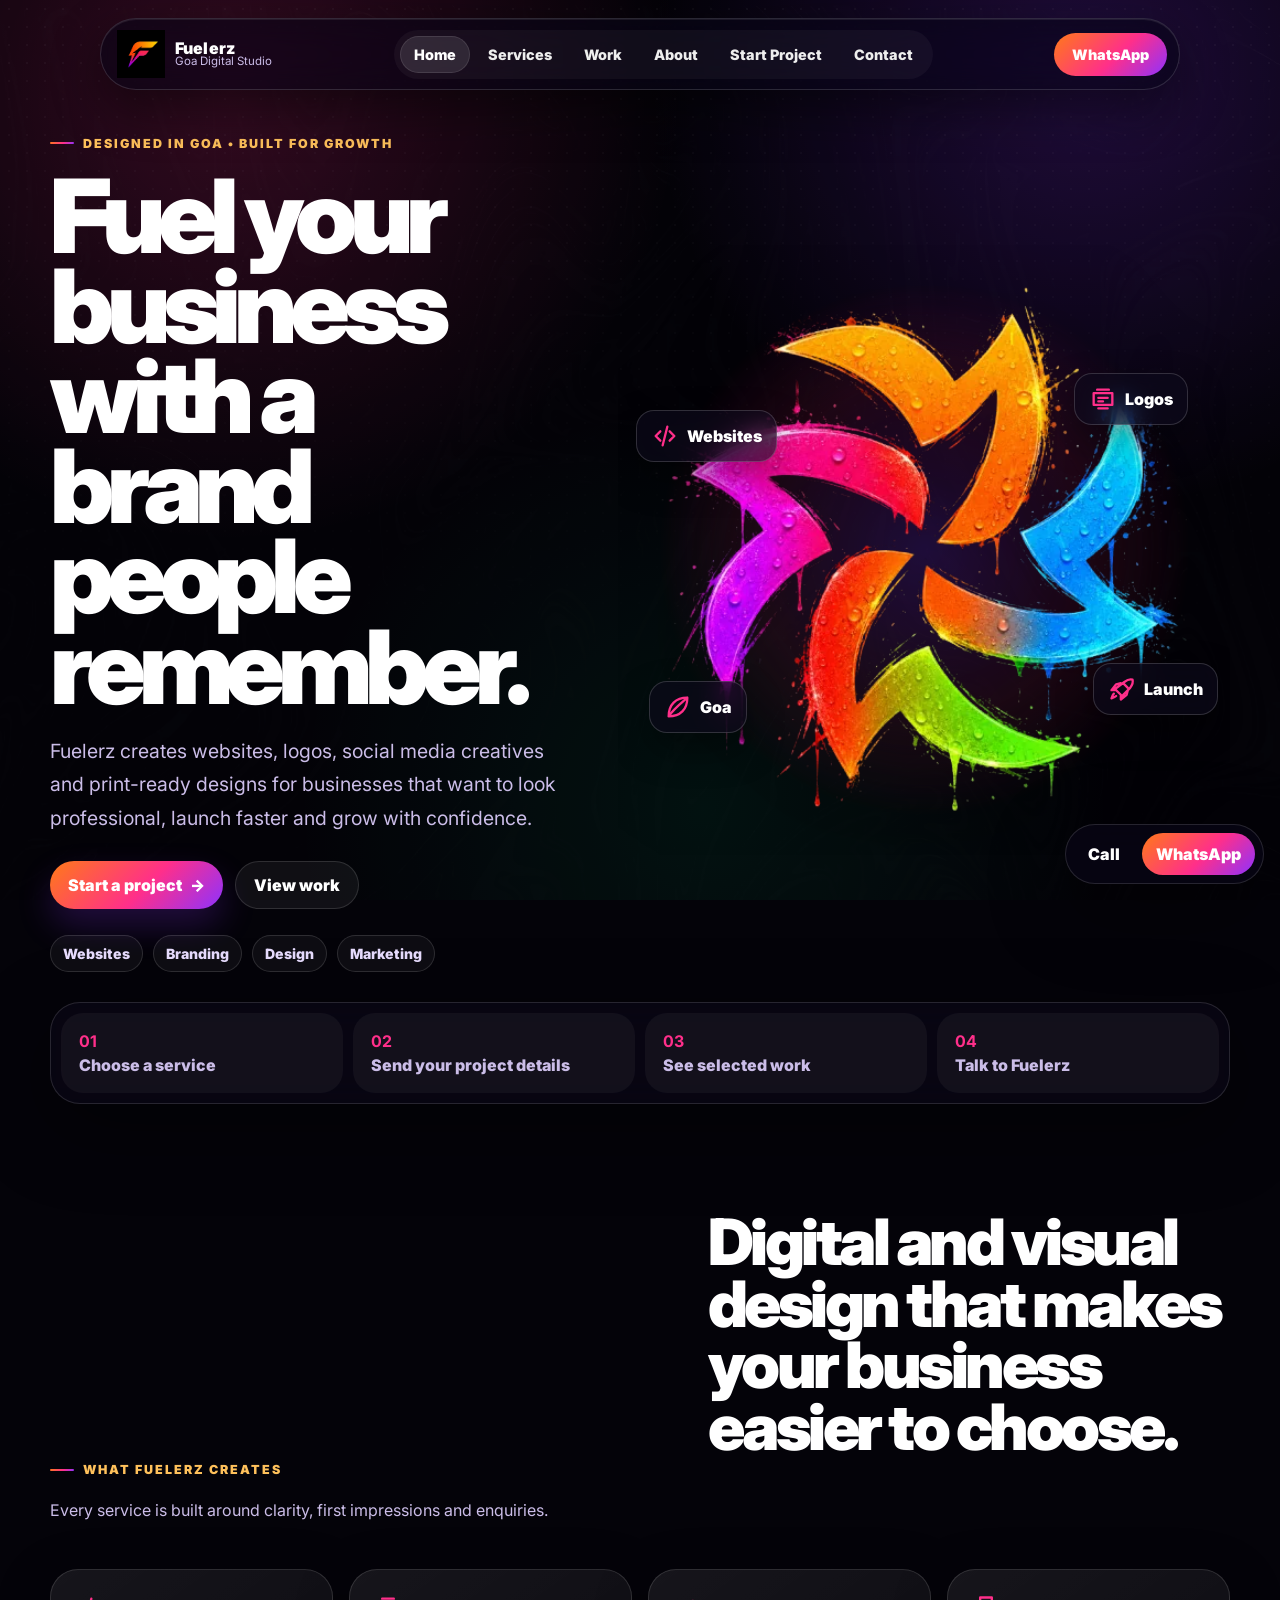
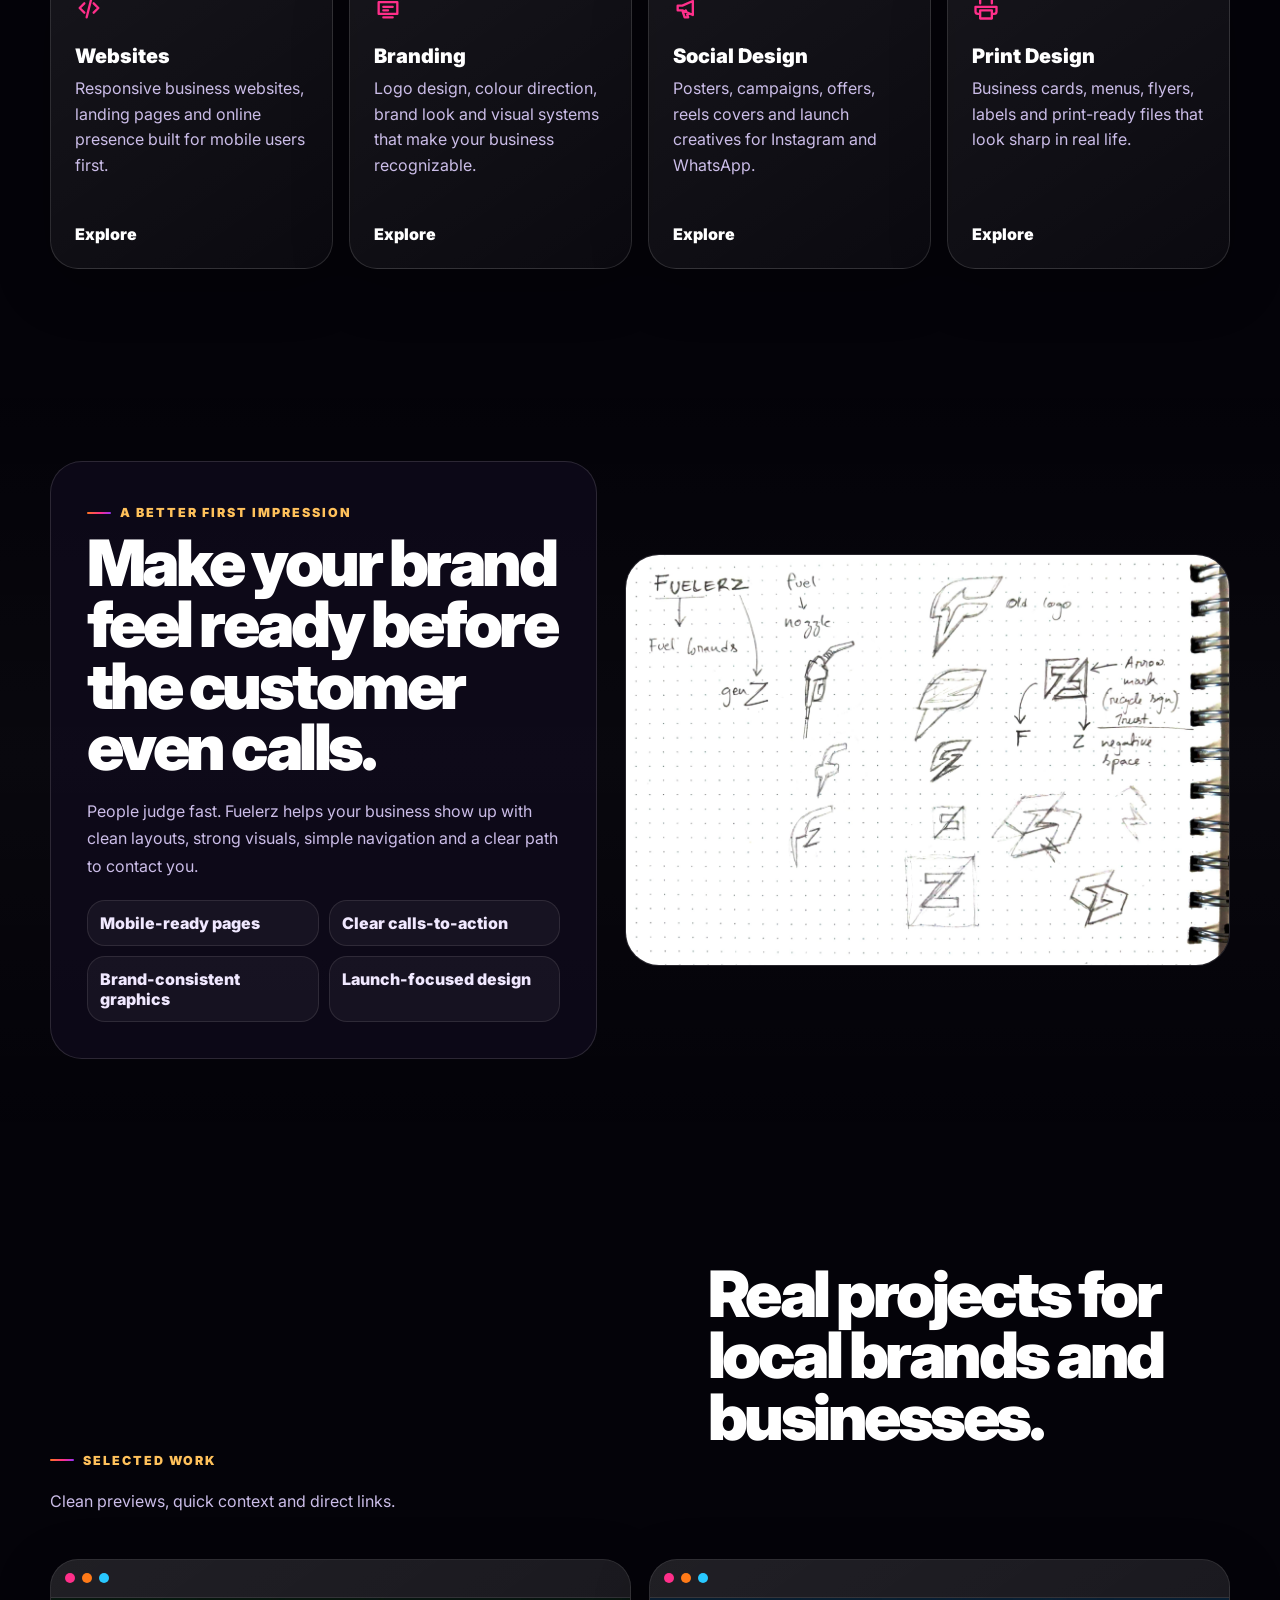
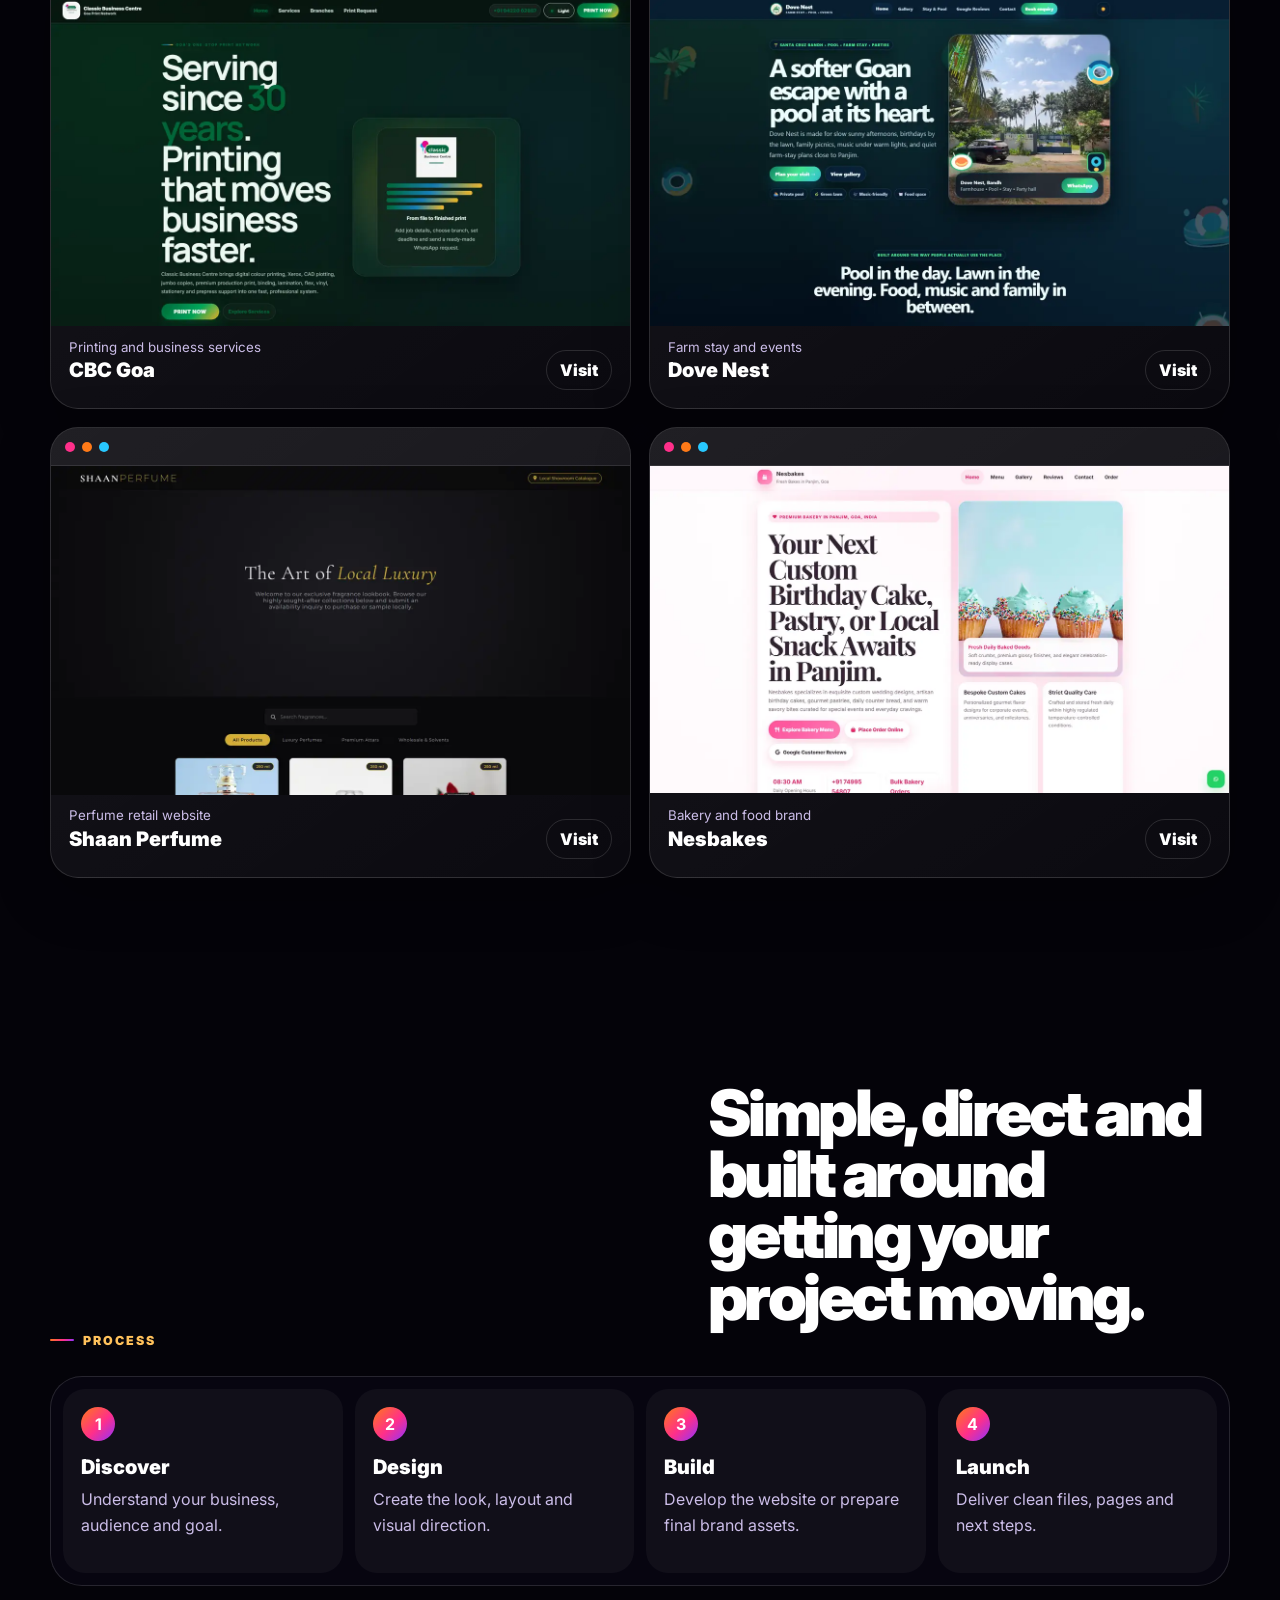
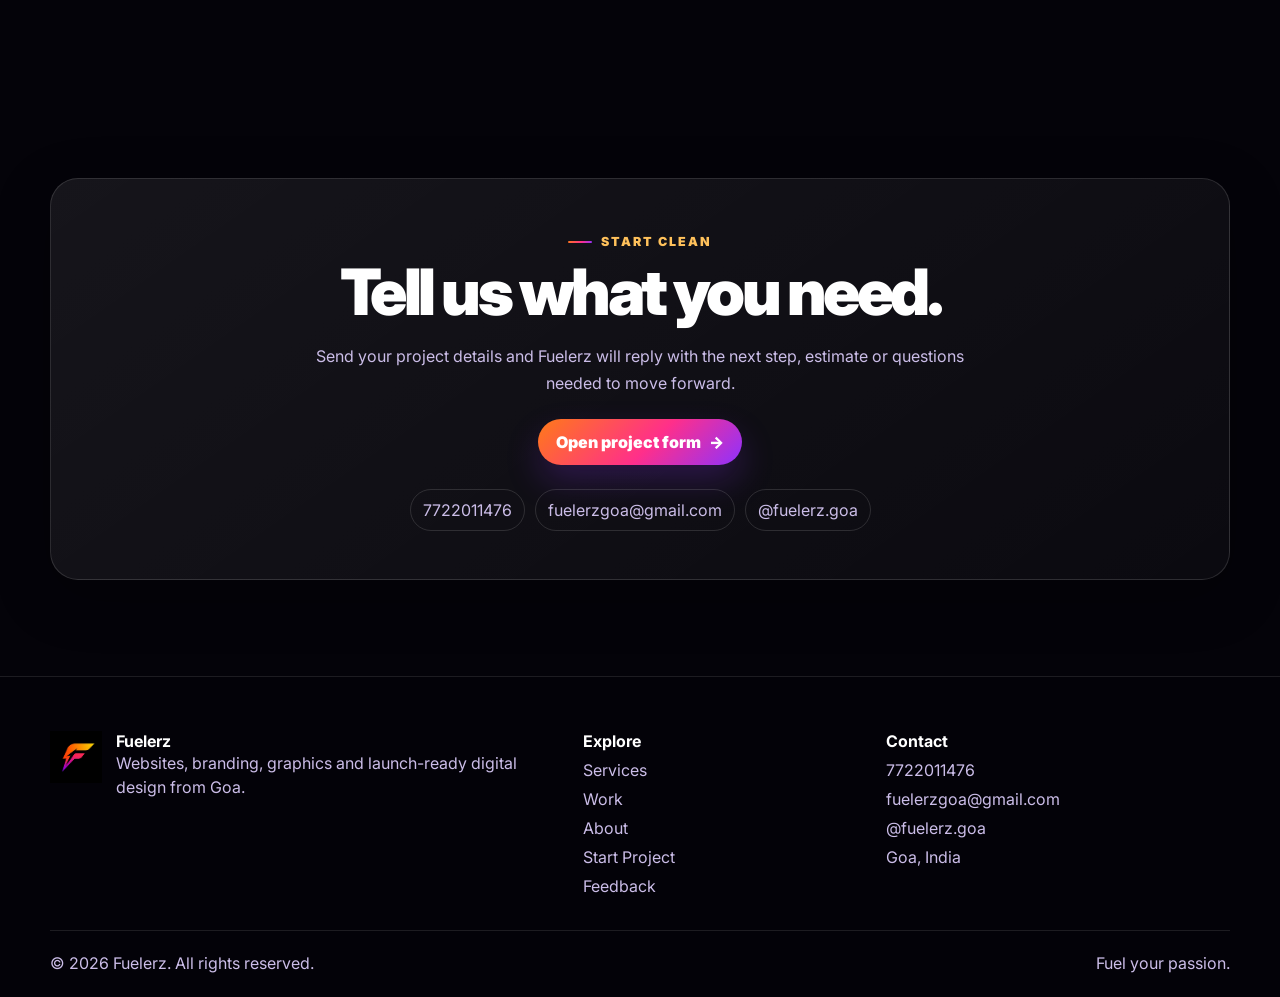
<file: index.html>
<!doctype html>
<html lang="en">
<head>
  <meta charset="utf-8">
  <meta name="viewport" content="width=device-width, initial-scale=1">
  <title>Fuelerz | Website Design, Branding & Creative Studio in Goa</title>
  <meta name="description" content="Fuelerz is a Goa-based digital studio creating websites, logos, branding, social media creatives and print designs for businesses that want to stand out.">
  <meta name="theme-color" content="#080512">
  <link rel="icon" type="image/webp" href="assets/images/logo-mark.webp">
  <link rel="apple-touch-icon" href="assets/images/favicon.png">
  <link rel="preconnect" href="https://fonts.googleapis.com">
  <link rel="preconnect" href="https://fonts.gstatic.com" crossorigin>
  <link href="https://fonts.googleapis.com/css2?family=Inter:wght@400;600;700;800;900&family=Rajdhani:wght@600;700&display=swap" rel="stylesheet">
  <link rel="stylesheet" href="css/style.css">
  <meta property="og:title" content="Fuelerz | Website Design, Branding & Creative Studio in Goa">
  <meta property="og:description" content="Fuelerz is a Goa-based digital studio creating websites, logos, branding, social media creatives and print designs for businesses that want to stand out.">
  <meta property="og:image" content="assets/images/hero-design.webp">
  <script type="application/ld+json">{"@context":"https://schema.org","@type":"Organization","name":"Fuelerz","url":"https://fuelerz.com","logo":"https://fuelerz.com/assets/images/logo-mark.webp","founder":{"@type":"Person","name":"Sergio Caetano Fernandes","jobTitle":"Founder of Fuelerz","sameAs":["https://www.instagram.com/sergio.yaml"]},"email":"fuelerzgoa@gmail.com","telephone":"+917722011476","address":{"@type":"PostalAddress","addressRegion":"Goa","addressCountry":"IN"},"sameAs":["https://www.instagram.com/fuelerz.goa"]}</script>
</head>
<body data-page="home">
<a class="skip-link" href="#main">Skip to content</a>
<div class="site-bg" aria-hidden="true"></div>
<div class="grain" aria-hidden="true"></div>
<header class="nav-wrap">
  <nav class="nav-island" aria-label="Main navigation">
    <a class="brand" href="index.html" aria-label="Fuelerz home">
      <img src="assets/images/logo-mark.webp" alt="Fuelerz" class="brand-logo">
      <span class="brand-copy"><strong>Fuelerz</strong><small>Goa Digital Studio</small></span>
    </a>
    <div class="nav-links" id="navLinks">
      <a href="index.html" data-nav="home">Home</a>
      <a href="services.html" data-nav="services">Services</a>
      <a href="work.html" data-nav="work">Work</a>
      <a href="about.html" data-nav="about">About</a>
      <a href="orders.html" data-nav="orders">Start Project</a>
      <a href="contact.html" data-nav="contact">Contact</a>
    </div>
    <div class="nav-cta">
      <a class="whatsapp-pill" href="https://wa.me/917722011476?text=Hi%20Fuelerz%2C%20I%20want%20to%20start%20a%20project." target="_blank" rel="noopener">WhatsApp</a>
      <button class="menu-toggle" aria-label="Open menu" aria-expanded="false" aria-controls="navLinks"><span></span><span></span></button>
    </div>
  </nav>
</header>
<main id="main">

<section class="hero radial-hero">
  <div class="container hero-layout">
    <div class="hero-copy reveal">
      <span class="eyebrow">Designed in Goa • Built for growth</span>
      <h1>Fuel your business with a brand people remember.</h1>
      <p class="lead">Fuelerz creates websites, logos, social media creatives and print-ready designs for businesses that want to look professional, launch faster and grow with confidence.</p>
      <div class="hero-actions">
        <a class="btn btn-primary" href="orders.html">Start a project <span>→</span></a>
        <a class="btn btn-ghost" href="work.html">View work</a>
      </div>
      <div class="signal-row" aria-label="Fuelerz services">
        <span>Websites</span><span>Branding</span><span>Design</span><span>Marketing</span>
      </div>
    </div>
    <div class="hero-stage reveal" aria-label="Fuelerz identity artwork">
      <div class="halo"></div>
      <img class="radial-main" src="assets/images/logo-radial-old.webp" alt="Fuelerz radial brand mark">
      <div class="orbit-card orb-a"><svg viewBox="0 0 24 24"><path d="m8 16-4-4 4-4M16 8l4 4-4 4M14 4l-4 16"/></svg> Websites</div>
      <div class="orbit-card orb-b"><svg viewBox="0 0 24 24"><path d="M4 7h16v10H4V7Zm3-3h10M8 20h8M8 11h8M8 14h4"/></svg> Logos</div>
      <div class="orbit-card orb-c"><svg viewBox="0 0 24 24"><path d="M5 16c-1 1-2 4-2 4s3-1 4-2m7-12c4-3 7-2 7-2s1 3-2 7l-7 7-6-6 8-6Zm-1 1 4 4M6 13l-3 0 4-5 4-1M11 18l0 3 5-4 1-4"/></svg> Launch</div>
      <div class="orbit-card orb-d"><svg viewBox="0 0 24 24"><path d="M20 4C10 4 4 10 4 20c10 0 16-6 16-16ZM4 20c4-6 8-9 16-16"/></svg> Goa</div>
    </div>
  </div>
</section>
<section class="quick-panel">
  <div class="container quick-grid reveal">
    <a href="services.html"><b>01</b><span>Choose a service</span></a>
    <a href="orders.html"><b>02</b><span>Send your project details</span></a>
    <a href="work.html"><b>03</b><span>See selected work</span></a>
    <a href="contact.html"><b>04</b><span>Talk to Fuelerz</span></a>
  </div>
</section>
<section class="section">
  <div class="container">
    <div class="section-head reveal"><span class="eyebrow">What Fuelerz creates</span><h2>Digital and visual design that makes your business easier to choose.</h2><p>Every service is built around clarity, first impressions and enquiries.</p></div>
    <div class="service-grid">
      <article class="service-card reveal"><svg viewBox="0 0 24 24"><path d="m8 16-4-4 4-4M16 8l4 4-4 4M14 4l-4 16"/></svg><h3>Websites</h3><p>Responsive business websites, landing pages and online presence built for mobile users first.</p><a href="services.html#websites">Explore</a></article>
      <article class="service-card reveal"><svg viewBox="0 0 24 24"><path d="M4 7h16v10H4V7Zm3-3h10M8 20h8M8 11h8M8 14h4"/></svg><h3>Branding</h3><p>Logo design, colour direction, brand look and visual systems that make your business recognizable.</p><a href="services.html#branding">Explore</a></article>
      <article class="service-card reveal"><svg viewBox="0 0 24 24"><path d="M4 14h4l9 4V6L8 10H4v4Zm4 0 2 6h3l-2-6"/></svg><h3>Social Design</h3><p>Posters, campaigns, offers, reels covers and launch creatives for Instagram and WhatsApp.</p><a href="services.html#social">Explore</a></article>
      <article class="service-card reveal"><svg viewBox="0 0 24 24"><path d="M7 8V3h10v5M7 17H5a2 2 0 0 1-2-2v-4h18v4a2 2 0 0 1-2 2h-2M7 14h10v7H7v-7Z"/></svg><h3>Print Design</h3><p>Business cards, menus, flyers, labels and print-ready files that look sharp in real life.</p><a href="services.html#print">Explore</a></article>
    </div>
  </div>
</section>
<section class="section alt-section">
  <div class="container two-column">
    <div class="feature-copy reveal"><span class="eyebrow">A better first impression</span><h2>Make your brand feel ready before the customer even calls.</h2><p>People judge fast. Fuelerz helps your business show up with clean layouts, strong visuals, simple navigation and a clear path to contact you.</p><div class="check-list"><span>Mobile-ready pages</span><span>Clear calls-to-action</span><span>Brand-consistent graphics</span><span>Launch-focused design</span></div></div>
    <div class="feature-visual reveal"><img src="assets/images/fuelerZ logo v2_page-0001.jpg" alt="Fuelerz brand artwork"></div>
  </div>
</section>
<section class="section">
  <div class="container">
    <div class="section-head reveal"><span class="eyebrow">Selected work</span><h2>Real projects for local brands and businesses.</h2><p>Clean previews, quick context and direct links.</p></div>
    <div class="work-grid">
      <article class="work-card reveal"><div class="browser-bar"><span></span><span></span><span></span></div><div class="work-image"><img loading="lazy" src="assets/images/work/cbcgoa.webp" alt="CBC Goa website preview"></div><div class="work-info"><div><small>Printing and business services</small><h3>CBC Goa</h3></div><a href="https://cbcgoa.com" target="_blank" rel="noopener">Visit</a></div></article><article class="work-card reveal"><div class="browser-bar"><span></span><span></span><span></span></div><div class="work-image"><img loading="lazy" src="assets/images/work/dovenest.webp" alt="Dove Nest website preview"></div><div class="work-info"><div><small>Farm stay and events</small><h3>Dove Nest</h3></div><a href="https://dovenest.co.in" target="_blank" rel="noopener">Visit</a></div></article><article class="work-card reveal"><div class="browser-bar"><span></span><span></span><span></span></div><div class="work-image"><img loading="lazy" src="assets/images/work/shaanperfume.webp" alt="Shaan Perfume website preview"></div><div class="work-info"><div><small>Perfume retail website</small><h3>Shaan Perfume</h3></div><a href="https://shaanperfume.com" target="_blank" rel="noopener">Visit</a></div></article><article class="work-card reveal"><div class="browser-bar"><span></span><span></span><span></span></div><div class="work-image"><img loading="lazy" src="assets/images/work/nesbakes.webp" alt="Nesbakes website preview"></div><div class="work-info"><div><small>Bakery and food brand</small><h3>Nesbakes</h3></div><a href="https://nesbakes.com" target="_blank" rel="noopener">Visit</a></div></article>
    </div>
  </div>
</section>
<section class="section process-section">
  <div class="container">
    <div class="section-head reveal"><span class="eyebrow">Process</span><h2>Simple, direct and built around getting your project moving.</h2></div>
    <div class="process-lane reveal">
      <div><b>1</b><h3>Discover</h3><p>Understand your business, audience and goal.</p></div>
      <div><b>2</b><h3>Design</h3><p>Create the look, layout and visual direction.</p></div>
      <div><b>3</b><h3>Build</h3><p>Develop the website or prepare final brand assets.</p></div>
      <div><b>4</b><h3>Launch</h3><p>Deliver clean files, pages and next steps.</p></div>
    </div>
  </div>
</section>
<section class="section cta-section">
  <div class="container cta-card reveal">
    <span class="eyebrow">Start clean</span><h2>Tell us what you need.</h2><p>Send your project details and Fuelerz will reply with the next step, estimate or questions needed to move forward.</p><a class="btn btn-primary" href="orders.html">Open project form <span>→</span></a>
    <div class="contact-mini"><a href="tel:+917722011476">7722011476</a><a href="mailto:fuelerzgoa@gmail.com">fuelerzgoa@gmail.com</a><a href="https://instagram.com/fuelerz.goa" target="_blank" rel="noopener">@fuelerz.goa</a></div>
  </div>
</section>

</main>
<footer class="footer">
  <div class="container footer-grid">
    <div class="footer-brand">
      <img src="assets/images/logo-mark.webp" alt="Fuelerz logo">
      <div>
        <strong>Fuelerz</strong>
        <p>Websites, branding, graphics and launch-ready digital design from Goa.</p>
      </div>
    </div>
    <div class="footer-links">
      <strong>Explore</strong>
      <a href="services.html">Services</a>
      <a href="work.html">Work</a>
      <a href="about.html">About</a>
      <a href="orders.html">Start Project</a>
      <a href="feedback.html">Feedback</a>
    </div>
    <div class="footer-contact">
      <strong>Contact</strong>
      <a href="tel:+917722011476">7722011476</a>
      <a href="mailto:fuelerzgoa@gmail.com">fuelerzgoa@gmail.com</a>
      <a href="https://instagram.com/fuelerz.goa" target="_blank" rel="noopener">@fuelerz.goa</a>
      <span>Goa, India</span>
    </div>
  </div>
  <div class="container footer-bottom">
    <span>© 2026 Fuelerz. All rights reserved.</span>
    <span>Fuel your passion.</span>
  </div>
</footer>
<div class="sticky-actions" aria-label="Quick contact">
  <a href="tel:+917722011476">Call</a>
  <a href="https://wa.me/917722011476?text=Hi%20Fuelerz%2C%20I%20want%20to%20start%20a%20project." target="_blank" rel="noopener">WhatsApp</a>
</div>
<script src="js/main.js"></script>
</body>
</html>
</file>
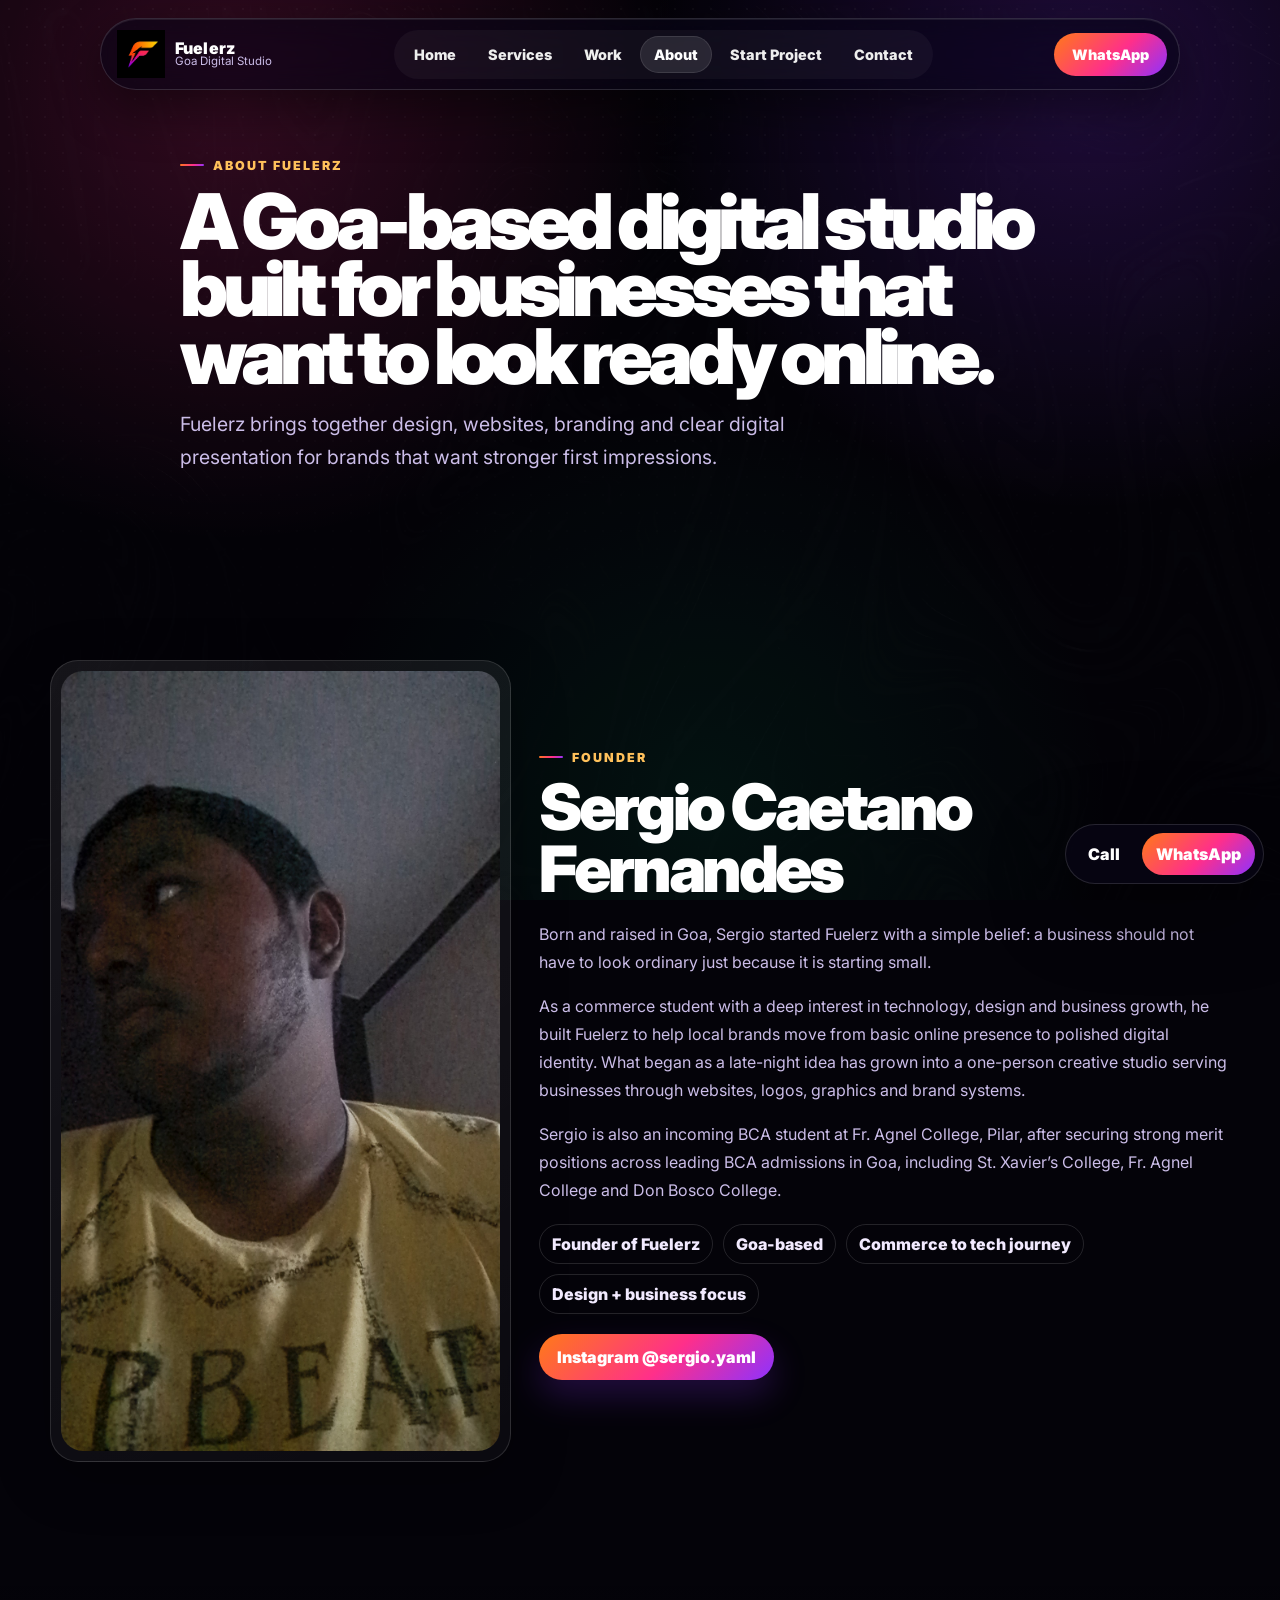
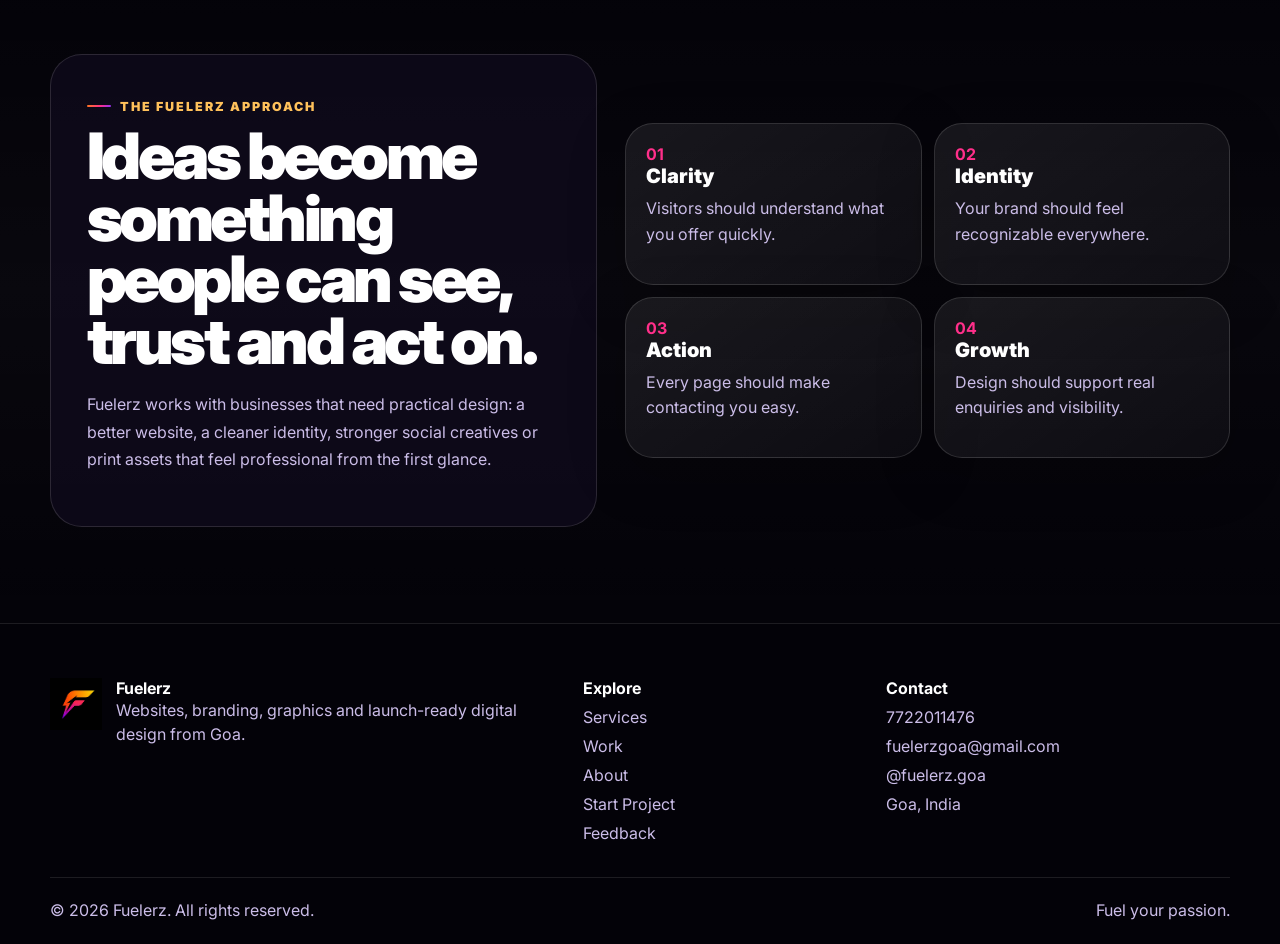
<file: about.html>
<!doctype html>
<html lang="en">
<head>
  <meta charset="utf-8">
  <meta name="viewport" content="width=device-width, initial-scale=1">
  <title>About Sergio Caetano Fernandes | Founder of Fuelerz</title>
  <meta name="description" content="Learn about Sergio Caetano Fernandes, founder of Fuelerz, a Goa-based digital studio for websites, branding and creative design.">
  <meta name="theme-color" content="#080512">
  <link rel="icon" type="image/webp" href="assets/images/logo-mark.webp">
  <link rel="apple-touch-icon" href="assets/images/favicon.png">
  <link rel="preconnect" href="https://fonts.googleapis.com">
  <link rel="preconnect" href="https://fonts.gstatic.com" crossorigin>
  <link href="https://fonts.googleapis.com/css2?family=Inter:wght@400;600;700;800;900&family=Rajdhani:wght@600;700&display=swap" rel="stylesheet">
  <link rel="stylesheet" href="css/style.css">
  <meta property="og:title" content="About Sergio Caetano Fernandes | Founder of Fuelerz">
  <meta property="og:description" content="Learn about Sergio Caetano Fernandes, founder of Fuelerz, a Goa-based digital studio for websites, branding and creative design.">
  <meta property="og:image" content="assets/images/hero-design.webp">
  <script type="application/ld+json">{"@context":"https://schema.org","@type":"Organization","name":"Fuelerz","url":"https://fuelerz.com","logo":"https://fuelerz.com/assets/images/logo-mark.webp","founder":{"@type":"Person","name":"Sergio Caetano Fernandes","jobTitle":"Founder of Fuelerz","sameAs":["https://www.instagram.com/sergio.yaml"]},"email":"fuelerzgoa@gmail.com","telephone":"+917722011476","address":{"@type":"PostalAddress","addressRegion":"Goa","addressCountry":"IN"},"sameAs":["https://www.instagram.com/fuelerz.goa"]}</script>
</head>
<body data-page="about">
<a class="skip-link" href="#main">Skip to content</a>
<div class="site-bg" aria-hidden="true"></div>
<div class="grain" aria-hidden="true"></div>
<header class="nav-wrap">
  <nav class="nav-island" aria-label="Main navigation">
    <a class="brand" href="index.html" aria-label="Fuelerz home">
      <img src="assets/images/logo-mark.webp" alt="Fuelerz" class="brand-logo">
      <span class="brand-copy"><strong>Fuelerz</strong><small>Goa Digital Studio</small></span>
    </a>
    <div class="nav-links" id="navLinks">
      <a href="index.html" data-nav="home">Home</a>
      <a href="services.html" data-nav="services">Services</a>
      <a href="work.html" data-nav="work">Work</a>
      <a href="about.html" data-nav="about">About</a>
      <a href="orders.html" data-nav="orders">Start Project</a>
      <a href="contact.html" data-nav="contact">Contact</a>
    </div>
    <div class="nav-cta">
      <a class="whatsapp-pill" href="https://wa.me/917722011476?text=Hi%20Fuelerz%2C%20I%20want%20to%20start%20a%20project." target="_blank" rel="noopener">WhatsApp</a>
      <button class="menu-toggle" aria-label="Open menu" aria-expanded="false" aria-controls="navLinks"><span></span><span></span></button>
    </div>
  </nav>
</header>
<main id="main">

<section class="page-hero"><div class="container page-title reveal"><span class="eyebrow">About Fuelerz</span><h1>A Goa-based digital studio built for businesses that want to look ready online.</h1><p class="lead">Fuelerz brings together design, websites, branding and clear digital presentation for brands that want stronger first impressions.</p></div></section>
<section class="section"><div class="container about-layout">
  <div class="founder-card reveal"><img src="assets/images/IMG-20240319-WA0001.jpeg" alt="Sergio Caetano Fernandes, founder of Fuelerz"></div>
  <div class="founder-copy reveal"><span class="eyebrow">Founder</span><h2>Sergio Caetano Fernandes</h2><p>Born and raised in Goa, Sergio started Fuelerz with a simple belief: a business should not have to look ordinary just because it is starting small.</p><p>As a commerce student with a deep interest in technology, design and business growth, he built Fuelerz to help local brands move from basic online presence to polished digital identity. What began as a late-night idea has grown into a one-person creative studio serving businesses through websites, logos, graphics and brand systems.</p><p>Sergio is also an incoming BCA student at Fr. Agnel College, Pilar, after securing strong merit positions across leading BCA admissions in Goa, including St. Xavier’s College, Fr. Agnel College and Don Bosco College.</p><div class="about-badges"><span>Founder of Fuelerz</span><span>Goa-based</span><span>Commerce to tech journey</span><span>Design + business focus</span></div><a class="btn btn-primary" href="https://instagram.com/sergio.yaml" target="_blank" rel="noopener">Instagram @sergio.yaml</a></div>
</div></section>
<section class="section alt-section"><div class="container two-column"><div class="feature-copy reveal"><span class="eyebrow">The Fuelerz approach</span><h2>Ideas become something people can see, trust and act on.</h2><p>Fuelerz works with businesses that need practical design: a better website, a cleaner identity, stronger social creatives or print assets that feel professional from the first glance.</p></div><div class="value-grid reveal"><div><b>01</b><h3>Clarity</h3><p>Visitors should understand what you offer quickly.</p></div><div><b>02</b><h3>Identity</h3><p>Your brand should feel recognizable everywhere.</p></div><div><b>03</b><h3>Action</h3><p>Every page should make contacting you easy.</p></div><div><b>04</b><h3>Growth</h3><p>Design should support real enquiries and visibility.</p></div></div></div></section>

</main>
<footer class="footer">
  <div class="container footer-grid">
    <div class="footer-brand">
      <img src="assets/images/logo-mark.webp" alt="Fuelerz logo">
      <div>
        <strong>Fuelerz</strong>
        <p>Websites, branding, graphics and launch-ready digital design from Goa.</p>
      </div>
    </div>
    <div class="footer-links">
      <strong>Explore</strong>
      <a href="services.html">Services</a>
      <a href="work.html">Work</a>
      <a href="about.html">About</a>
      <a href="orders.html">Start Project</a>
      <a href="feedback.html">Feedback</a>
    </div>
    <div class="footer-contact">
      <strong>Contact</strong>
      <a href="tel:+917722011476">7722011476</a>
      <a href="mailto:fuelerzgoa@gmail.com">fuelerzgoa@gmail.com</a>
      <a href="https://instagram.com/fuelerz.goa" target="_blank" rel="noopener">@fuelerz.goa</a>
      <span>Goa, India</span>
    </div>
  </div>
  <div class="container footer-bottom">
    <span>© 2026 Fuelerz. All rights reserved.</span>
    <span>Fuel your passion.</span>
  </div>
</footer>
<div class="sticky-actions" aria-label="Quick contact">
  <a href="tel:+917722011476">Call</a>
  <a href="https://wa.me/917722011476?text=Hi%20Fuelerz%2C%20I%20want%20to%20start%20a%20project." target="_blank" rel="noopener">WhatsApp</a>
</div>
<script src="js/main.js"></script>
</body>
</html>
</file>
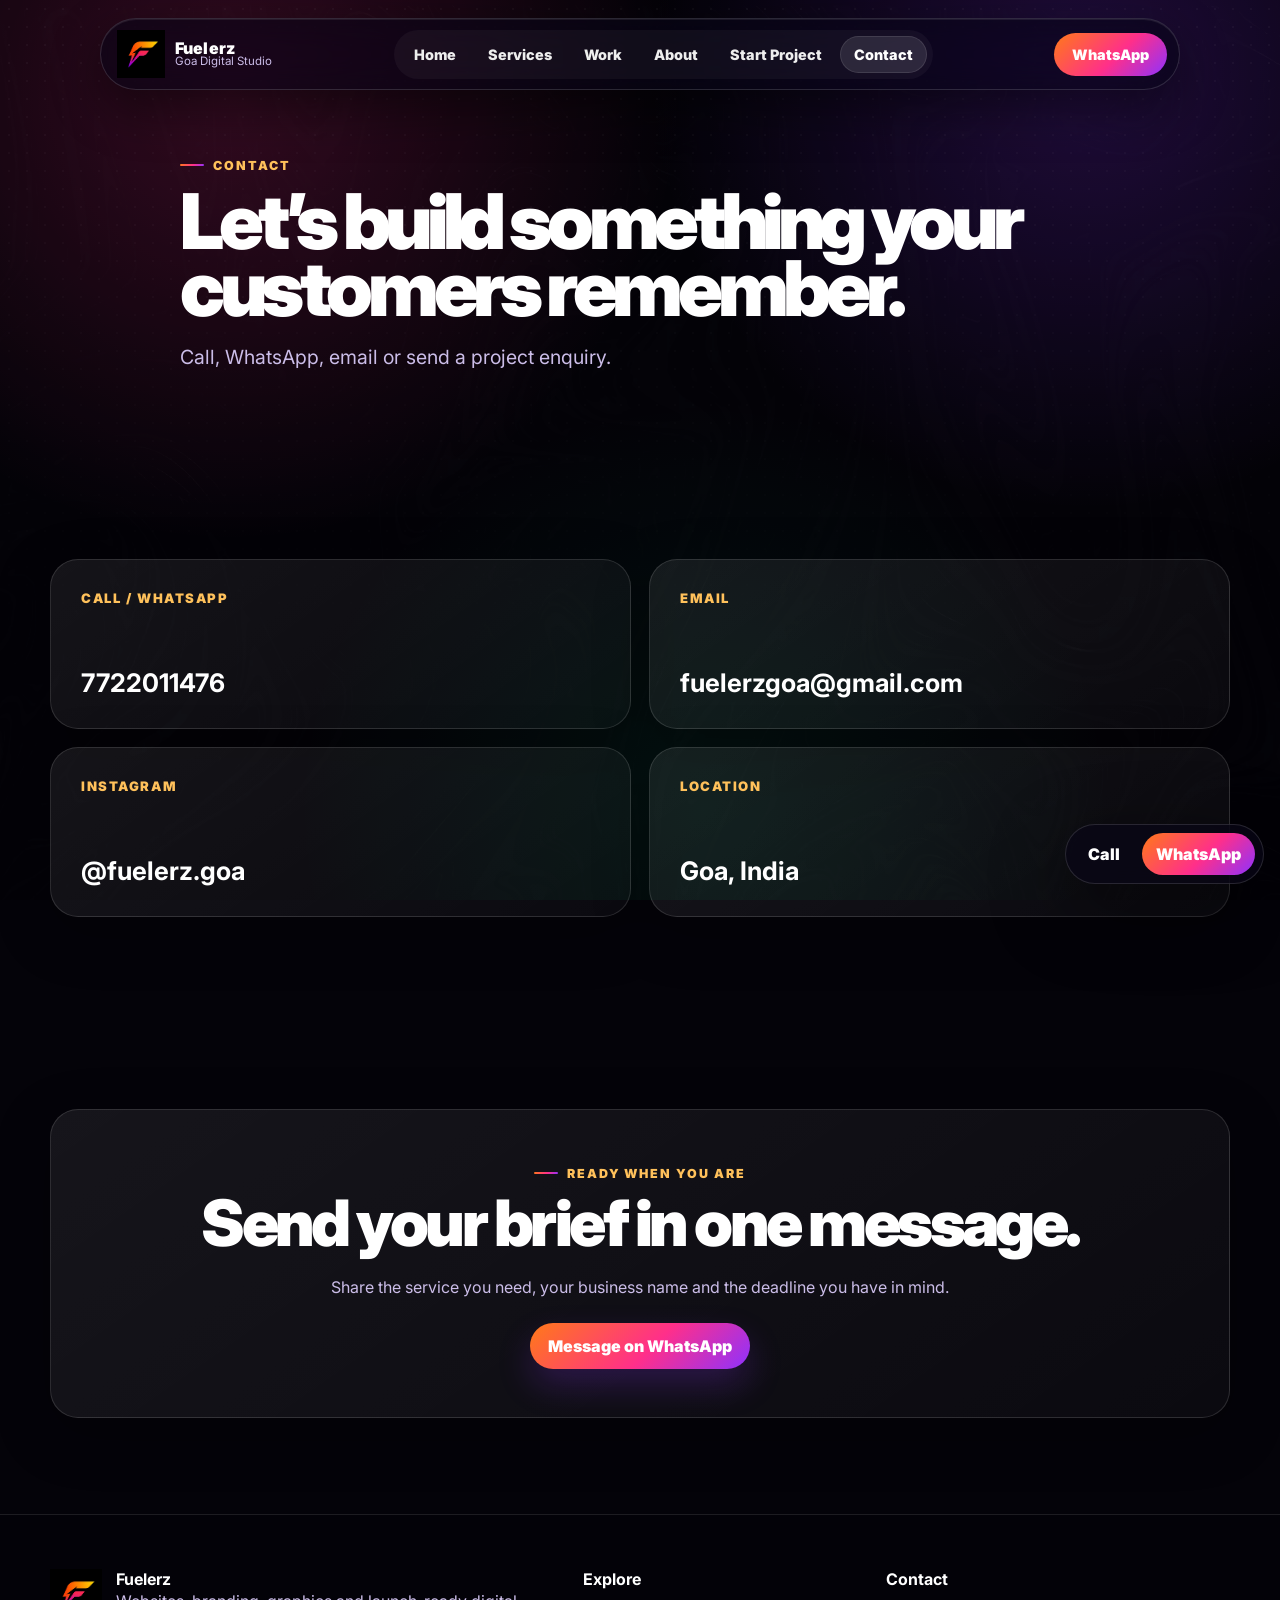
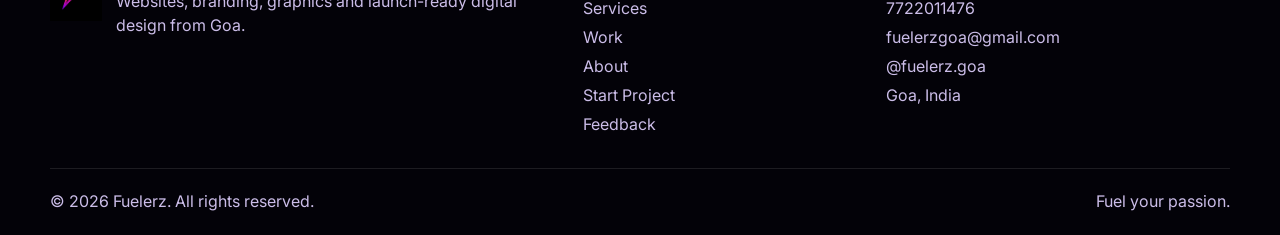
<file: contact.html>
<!doctype html>
<html lang="en">
<head>
  <meta charset="utf-8">
  <meta name="viewport" content="width=device-width, initial-scale=1">
  <title>Contact Fuelerz | Website Design Studio Goa</title>
  <meta name="description" content="Contact Fuelerz for website design, branding, logo design, social media creatives and print design in Goa.">
  <meta name="theme-color" content="#080512">
  <link rel="icon" type="image/webp" href="assets/images/logo-mark.webp">
  <link rel="apple-touch-icon" href="assets/images/favicon.png">
  <link rel="preconnect" href="https://fonts.googleapis.com">
  <link rel="preconnect" href="https://fonts.gstatic.com" crossorigin>
  <link href="https://fonts.googleapis.com/css2?family=Inter:wght@400;600;700;800;900&family=Rajdhani:wght@600;700&display=swap" rel="stylesheet">
  <link rel="stylesheet" href="css/style.css">
  <meta property="og:title" content="Contact Fuelerz | Website Design Studio Goa">
  <meta property="og:description" content="Contact Fuelerz for website design, branding, logo design, social media creatives and print design in Goa.">
  <meta property="og:image" content="assets/images/hero-design.webp">
  <script type="application/ld+json">{"@context":"https://schema.org","@type":"Organization","name":"Fuelerz","url":"https://fuelerz.com","logo":"https://fuelerz.com/assets/images/logo-mark.webp","founder":{"@type":"Person","name":"Sergio Caetano Fernandes","jobTitle":"Founder of Fuelerz","sameAs":["https://www.instagram.com/sergio.yaml"]},"email":"fuelerzgoa@gmail.com","telephone":"+917722011476","address":{"@type":"PostalAddress","addressRegion":"Goa","addressCountry":"IN"},"sameAs":["https://www.instagram.com/fuelerz.goa"]}</script>
</head>
<body data-page="contact">
<a class="skip-link" href="#main">Skip to content</a>
<div class="site-bg" aria-hidden="true"></div>
<div class="grain" aria-hidden="true"></div>
<header class="nav-wrap">
  <nav class="nav-island" aria-label="Main navigation">
    <a class="brand" href="index.html" aria-label="Fuelerz home">
      <img src="assets/images/logo-mark.webp" alt="Fuelerz" class="brand-logo">
      <span class="brand-copy"><strong>Fuelerz</strong><small>Goa Digital Studio</small></span>
    </a>
    <div class="nav-links" id="navLinks">
      <a href="index.html" data-nav="home">Home</a>
      <a href="services.html" data-nav="services">Services</a>
      <a href="work.html" data-nav="work">Work</a>
      <a href="about.html" data-nav="about">About</a>
      <a href="orders.html" data-nav="orders">Start Project</a>
      <a href="contact.html" data-nav="contact">Contact</a>
    </div>
    <div class="nav-cta">
      <a class="whatsapp-pill" href="https://wa.me/917722011476?text=Hi%20Fuelerz%2C%20I%20want%20to%20start%20a%20project." target="_blank" rel="noopener">WhatsApp</a>
      <button class="menu-toggle" aria-label="Open menu" aria-expanded="false" aria-controls="navLinks"><span></span><span></span></button>
    </div>
  </nav>
</header>
<main id="main">

<section class="page-hero"><div class="container page-title reveal"><span class="eyebrow">Contact</span><h1>Let’s build something your customers remember.</h1><p class="lead">Call, WhatsApp, email or send a project enquiry.</p></div></section>
<section class="section"><div class="container contact-grid">
  <a class="contact-tile reveal" href="tel:+917722011476"><span>Call / WhatsApp</span><strong>7722011476</strong></a>
  <a class="contact-tile reveal" href="mailto:fuelerzgoa@gmail.com"><span>Email</span><strong>fuelerzgoa@gmail.com</strong></a>
  <a class="contact-tile reveal" href="https://instagram.com/fuelerz.goa" target="_blank" rel="noopener"><span>Instagram</span><strong>@fuelerz.goa</strong></a>
  <div class="contact-tile reveal"><span>Location</span><strong>Goa, India</strong></div>
</div></section>
<section class="section cta-section"><div class="container cta-card reveal"><span class="eyebrow">Ready when you are</span><h2>Send your brief in one message.</h2><p>Share the service you need, your business name and the deadline you have in mind.</p><a class="btn btn-primary" href="https://wa.me/917722011476?text=Hi%20Fuelerz%2C%20I%20want%20to%20start%20a%20project." target="_blank" rel="noopener">Message on WhatsApp</a></div></section>

</main>
<footer class="footer">
  <div class="container footer-grid">
    <div class="footer-brand">
      <img src="assets/images/logo-mark.webp" alt="Fuelerz logo">
      <div>
        <strong>Fuelerz</strong>
        <p>Websites, branding, graphics and launch-ready digital design from Goa.</p>
      </div>
    </div>
    <div class="footer-links">
      <strong>Explore</strong>
      <a href="services.html">Services</a>
      <a href="work.html">Work</a>
      <a href="about.html">About</a>
      <a href="orders.html">Start Project</a>
      <a href="feedback.html">Feedback</a>
    </div>
    <div class="footer-contact">
      <strong>Contact</strong>
      <a href="tel:+917722011476">7722011476</a>
      <a href="mailto:fuelerzgoa@gmail.com">fuelerzgoa@gmail.com</a>
      <a href="https://instagram.com/fuelerz.goa" target="_blank" rel="noopener">@fuelerz.goa</a>
      <span>Goa, India</span>
    </div>
  </div>
  <div class="container footer-bottom">
    <span>© 2026 Fuelerz. All rights reserved.</span>
    <span>Fuel your passion.</span>
  </div>
</footer>
<div class="sticky-actions" aria-label="Quick contact">
  <a href="tel:+917722011476">Call</a>
  <a href="https://wa.me/917722011476?text=Hi%20Fuelerz%2C%20I%20want%20to%20start%20a%20project." target="_blank" rel="noopener">WhatsApp</a>
</div>
<script src="js/main.js"></script>
</body>
</html>
</file>
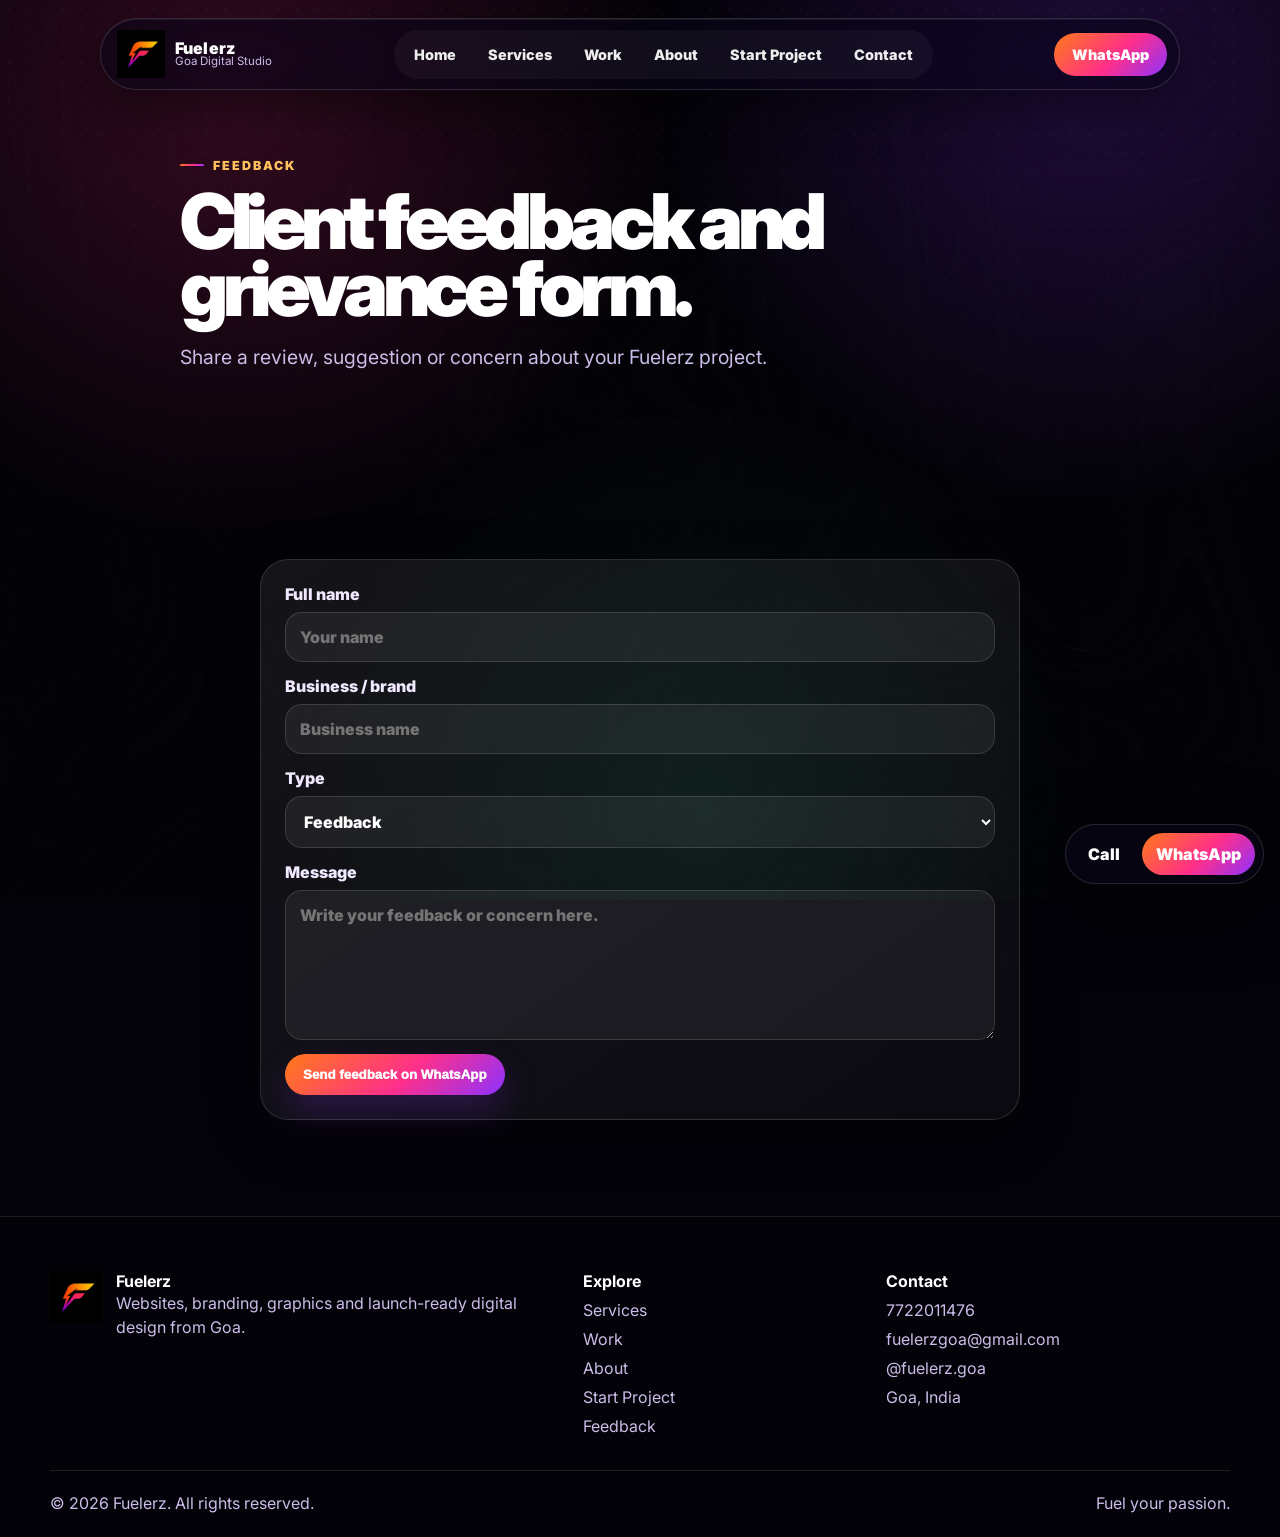
<file: feedback.html>
<!doctype html>
<html lang="en">
<head>
  <meta charset="utf-8">
  <meta name="viewport" content="width=device-width, initial-scale=1">
  <title>Feedback & Grievance | Fuelerz</title>
  <meta name="description" content="Fuelerz client feedback, testimonial, revision request and grievance form.">
  <meta name="theme-color" content="#080512">
  <link rel="icon" type="image/webp" href="assets/images/logo-mark.webp">
  <link rel="apple-touch-icon" href="assets/images/favicon.png">
  <link rel="preconnect" href="https://fonts.googleapis.com">
  <link rel="preconnect" href="https://fonts.gstatic.com" crossorigin>
  <link href="https://fonts.googleapis.com/css2?family=Inter:wght@400;600;700;800;900&family=Rajdhani:wght@600;700&display=swap" rel="stylesheet">
  <link rel="stylesheet" href="css/style.css">
  <meta property="og:title" content="Feedback & Grievance | Fuelerz">
  <meta property="og:description" content="Fuelerz client feedback, testimonial, revision request and grievance form.">
  <meta property="og:image" content="assets/images/hero-design.webp">
  <script type="application/ld+json">{"@context":"https://schema.org","@type":"Organization","name":"Fuelerz","url":"https://fuelerz.com","logo":"https://fuelerz.com/assets/images/logo-mark.webp","founder":{"@type":"Person","name":"Sergio Caetano Fernandes","jobTitle":"Founder of Fuelerz","sameAs":["https://www.instagram.com/sergio.yaml"]},"email":"fuelerzgoa@gmail.com","telephone":"+917722011476","address":{"@type":"PostalAddress","addressRegion":"Goa","addressCountry":"IN"},"sameAs":["https://www.instagram.com/fuelerz.goa"]}</script>
</head>
<body data-page="feedback">
<a class="skip-link" href="#main">Skip to content</a>
<div class="site-bg" aria-hidden="true"></div>
<div class="grain" aria-hidden="true"></div>
<header class="nav-wrap">
  <nav class="nav-island" aria-label="Main navigation">
    <a class="brand" href="index.html" aria-label="Fuelerz home">
      <img src="assets/images/logo-mark.webp" alt="Fuelerz" class="brand-logo">
      <span class="brand-copy"><strong>Fuelerz</strong><small>Goa Digital Studio</small></span>
    </a>
    <div class="nav-links" id="navLinks">
      <a href="index.html" data-nav="home">Home</a>
      <a href="services.html" data-nav="services">Services</a>
      <a href="work.html" data-nav="work">Work</a>
      <a href="about.html" data-nav="about">About</a>
      <a href="orders.html" data-nav="orders">Start Project</a>
      <a href="contact.html" data-nav="contact">Contact</a>
    </div>
    <div class="nav-cta">
      <a class="whatsapp-pill" href="https://wa.me/917722011476?text=Hi%20Fuelerz%2C%20I%20want%20to%20start%20a%20project." target="_blank" rel="noopener">WhatsApp</a>
      <button class="menu-toggle" aria-label="Open menu" aria-expanded="false" aria-controls="navLinks"><span></span><span></span></button>
    </div>
  </nav>
</header>
<main id="main">

<section class="page-hero"><div class="container page-title reveal"><span class="eyebrow">Feedback</span><h1>Client feedback and grievance form.</h1><p class="lead">Share a review, suggestion or concern about your Fuelerz project.</p></div></section>
<section class="section"><div class="container order-layout single-form"><form class="order-form reveal" id="feedbackForm">
<label>Full name<input name="name" required placeholder="Your name"></label>
<label>Business / brand<input name="brand" placeholder="Business name"></label>
<label>Type<select name="type"><option>Feedback</option><option>Suggestion</option><option>Revision request</option><option>Grievance / complaint</option><option>Testimonial</option></select></label>
<label>Message<textarea name="message" required placeholder="Write your feedback or concern here."></textarea></label>
<button class="btn btn-primary" type="submit">Send feedback on WhatsApp</button>
</form></div></section>

</main>
<footer class="footer">
  <div class="container footer-grid">
    <div class="footer-brand">
      <img src="assets/images/logo-mark.webp" alt="Fuelerz logo">
      <div>
        <strong>Fuelerz</strong>
        <p>Websites, branding, graphics and launch-ready digital design from Goa.</p>
      </div>
    </div>
    <div class="footer-links">
      <strong>Explore</strong>
      <a href="services.html">Services</a>
      <a href="work.html">Work</a>
      <a href="about.html">About</a>
      <a href="orders.html">Start Project</a>
      <a href="feedback.html">Feedback</a>
    </div>
    <div class="footer-contact">
      <strong>Contact</strong>
      <a href="tel:+917722011476">7722011476</a>
      <a href="mailto:fuelerzgoa@gmail.com">fuelerzgoa@gmail.com</a>
      <a href="https://instagram.com/fuelerz.goa" target="_blank" rel="noopener">@fuelerz.goa</a>
      <span>Goa, India</span>
    </div>
  </div>
  <div class="container footer-bottom">
    <span>© 2026 Fuelerz. All rights reserved.</span>
    <span>Fuel your passion.</span>
  </div>
</footer>
<div class="sticky-actions" aria-label="Quick contact">
  <a href="tel:+917722011476">Call</a>
  <a href="https://wa.me/917722011476?text=Hi%20Fuelerz%2C%20I%20want%20to%20start%20a%20project." target="_blank" rel="noopener">WhatsApp</a>
</div>
<script src="js/main.js"></script>
</body>
</html>
</file>
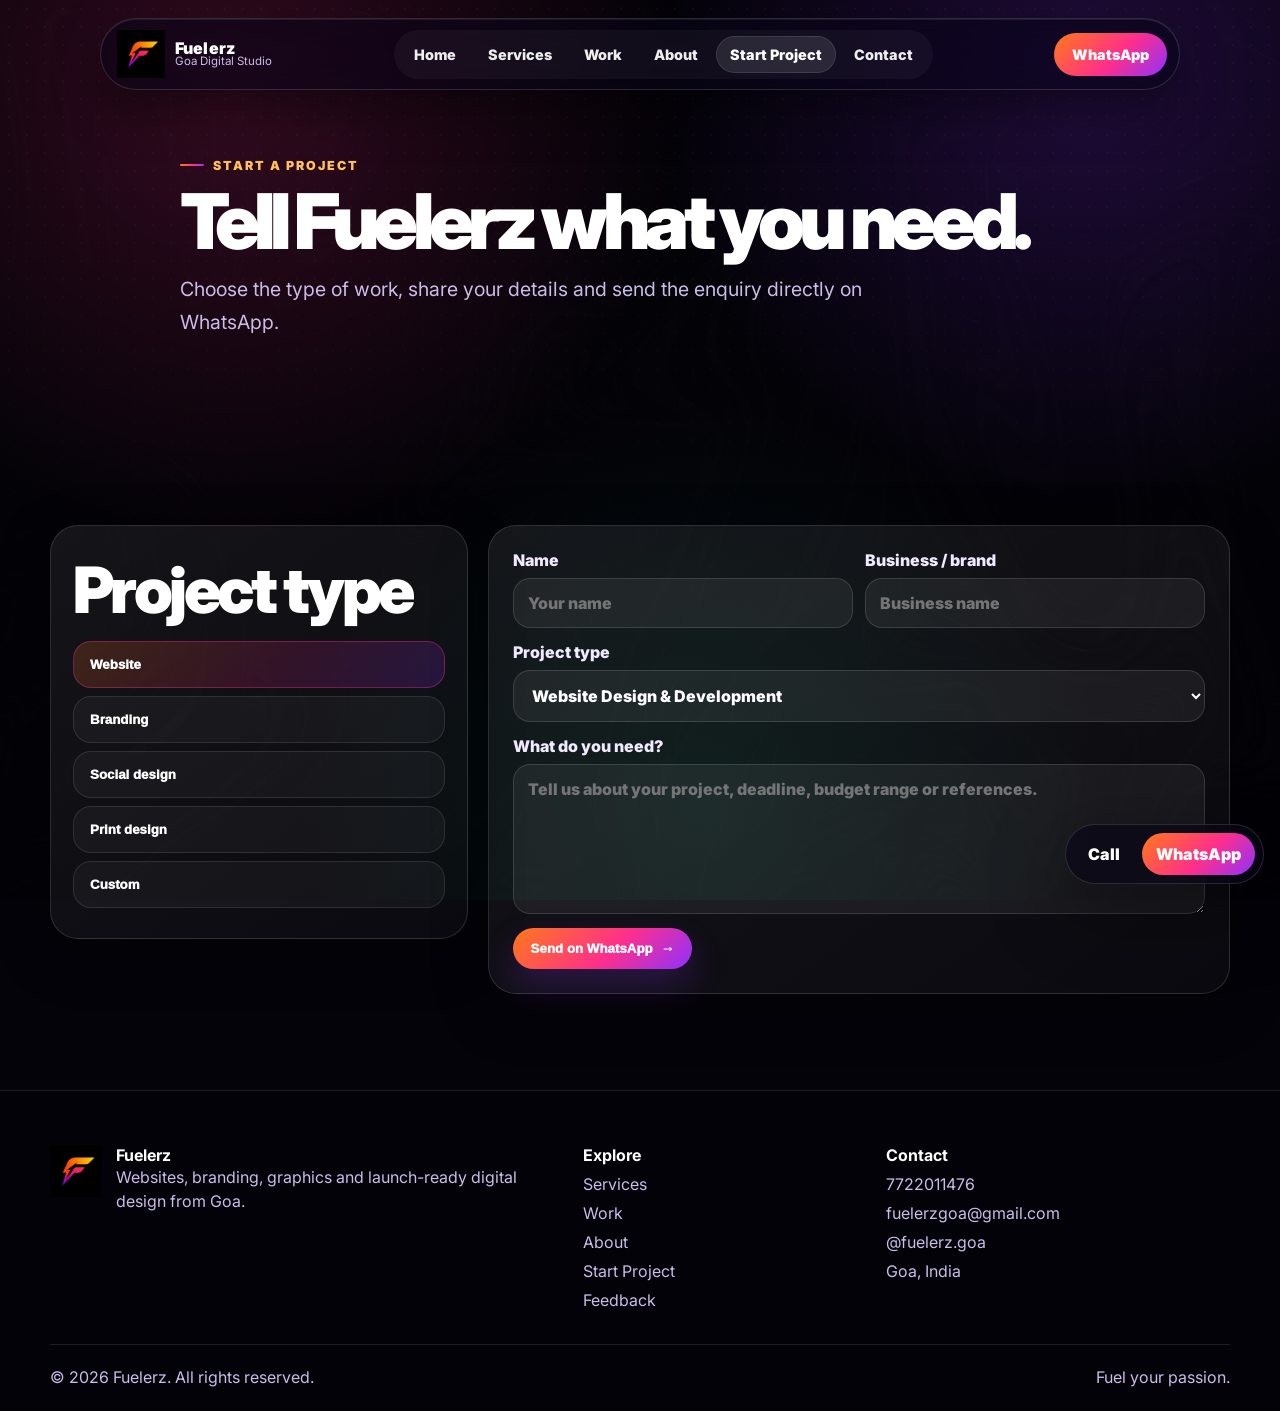
<file: orders.html>
<!doctype html>
<html lang="en">
<head>
  <meta charset="utf-8">
  <meta name="viewport" content="width=device-width, initial-scale=1">
  <title>Start a Project | Fuelerz Goa</title>
  <meta name="description" content="Start a website, branding, social media or print design project with Fuelerz Goa.">
  <meta name="theme-color" content="#080512">
  <link rel="icon" type="image/webp" href="assets/images/logo-mark.webp">
  <link rel="apple-touch-icon" href="assets/images/favicon.png">
  <link rel="preconnect" href="https://fonts.googleapis.com">
  <link rel="preconnect" href="https://fonts.gstatic.com" crossorigin>
  <link href="https://fonts.googleapis.com/css2?family=Inter:wght@400;600;700;800;900&family=Rajdhani:wght@600;700&display=swap" rel="stylesheet">
  <link rel="stylesheet" href="css/style.css">
  <meta property="og:title" content="Start a Project | Fuelerz Goa">
  <meta property="og:description" content="Start a website, branding, social media or print design project with Fuelerz Goa.">
  <meta property="og:image" content="assets/images/hero-design.webp">
  <script type="application/ld+json">{"@context":"https://schema.org","@type":"Organization","name":"Fuelerz","url":"https://fuelerz.com","logo":"https://fuelerz.com/assets/images/logo-mark.webp","founder":{"@type":"Person","name":"Sergio Caetano Fernandes","jobTitle":"Founder of Fuelerz","sameAs":["https://www.instagram.com/sergio.yaml"]},"email":"fuelerzgoa@gmail.com","telephone":"+917722011476","address":{"@type":"PostalAddress","addressRegion":"Goa","addressCountry":"IN"},"sameAs":["https://www.instagram.com/fuelerz.goa"]}</script>
</head>
<body data-page="orders">
<a class="skip-link" href="#main">Skip to content</a>
<div class="site-bg" aria-hidden="true"></div>
<div class="grain" aria-hidden="true"></div>
<header class="nav-wrap">
  <nav class="nav-island" aria-label="Main navigation">
    <a class="brand" href="index.html" aria-label="Fuelerz home">
      <img src="assets/images/logo-mark.webp" alt="Fuelerz" class="brand-logo">
      <span class="brand-copy"><strong>Fuelerz</strong><small>Goa Digital Studio</small></span>
    </a>
    <div class="nav-links" id="navLinks">
      <a href="index.html" data-nav="home">Home</a>
      <a href="services.html" data-nav="services">Services</a>
      <a href="work.html" data-nav="work">Work</a>
      <a href="about.html" data-nav="about">About</a>
      <a href="orders.html" data-nav="orders">Start Project</a>
      <a href="contact.html" data-nav="contact">Contact</a>
    </div>
    <div class="nav-cta">
      <a class="whatsapp-pill" href="https://wa.me/917722011476?text=Hi%20Fuelerz%2C%20I%20want%20to%20start%20a%20project." target="_blank" rel="noopener">WhatsApp</a>
      <button class="menu-toggle" aria-label="Open menu" aria-expanded="false" aria-controls="navLinks"><span></span><span></span></button>
    </div>
  </nav>
</header>
<main id="main">

<section class="page-hero"><div class="container page-title reveal"><span class="eyebrow">Start a project</span><h1>Tell Fuelerz what you need.</h1><p class="lead">Choose the type of work, share your details and send the enquiry directly on WhatsApp.</p></div></section>
<section class="section"><div class="container order-layout">
  <aside class="order-side reveal"><h2>Project type</h2><button class="choice active" data-order-tab="Website Design & Development">Website</button><button class="choice" data-order-tab="Logo / Branding System">Branding</button><button class="choice" data-order-tab="Social Media / Poster Design">Social design</button><button class="choice" data-order-tab="Print / Business Card / Menu Design">Print design</button><button class="choice" data-order-tab="Custom Creative Project">Custom</button></aside>
  <form class="order-form reveal" id="fuelerzOrderForm">
    <div class="form-row"><label>Name<input name="name" required placeholder="Your name"></label><label>Business / brand<input name="brand" placeholder="Business name"></label></div>
    <label>Project type<select name="type" id="projectType"><option>Website Design & Development</option><option>Logo / Branding System</option><option>Social Media / Poster Design</option><option>Print / Business Card / Menu Design</option><option>Custom Creative Project</option></select></label>
    <label>What do you need?<textarea name="message" required placeholder="Tell us about your project, deadline, budget range or references."></textarea></label>
    <button class="btn btn-primary" type="submit">Send on WhatsApp <span>→</span></button>
  </form>
</div></section>

</main>
<footer class="footer">
  <div class="container footer-grid">
    <div class="footer-brand">
      <img src="assets/images/logo-mark.webp" alt="Fuelerz logo">
      <div>
        <strong>Fuelerz</strong>
        <p>Websites, branding, graphics and launch-ready digital design from Goa.</p>
      </div>
    </div>
    <div class="footer-links">
      <strong>Explore</strong>
      <a href="services.html">Services</a>
      <a href="work.html">Work</a>
      <a href="about.html">About</a>
      <a href="orders.html">Start Project</a>
      <a href="feedback.html">Feedback</a>
    </div>
    <div class="footer-contact">
      <strong>Contact</strong>
      <a href="tel:+917722011476">7722011476</a>
      <a href="mailto:fuelerzgoa@gmail.com">fuelerzgoa@gmail.com</a>
      <a href="https://instagram.com/fuelerz.goa" target="_blank" rel="noopener">@fuelerz.goa</a>
      <span>Goa, India</span>
    </div>
  </div>
  <div class="container footer-bottom">
    <span>© 2026 Fuelerz. All rights reserved.</span>
    <span>Fuel your passion.</span>
  </div>
</footer>
<div class="sticky-actions" aria-label="Quick contact">
  <a href="tel:+917722011476">Call</a>
  <a href="https://wa.me/917722011476?text=Hi%20Fuelerz%2C%20I%20want%20to%20start%20a%20project." target="_blank" rel="noopener">WhatsApp</a>
</div>
<script src="js/main.js"></script>
</body>
</html>
</file>
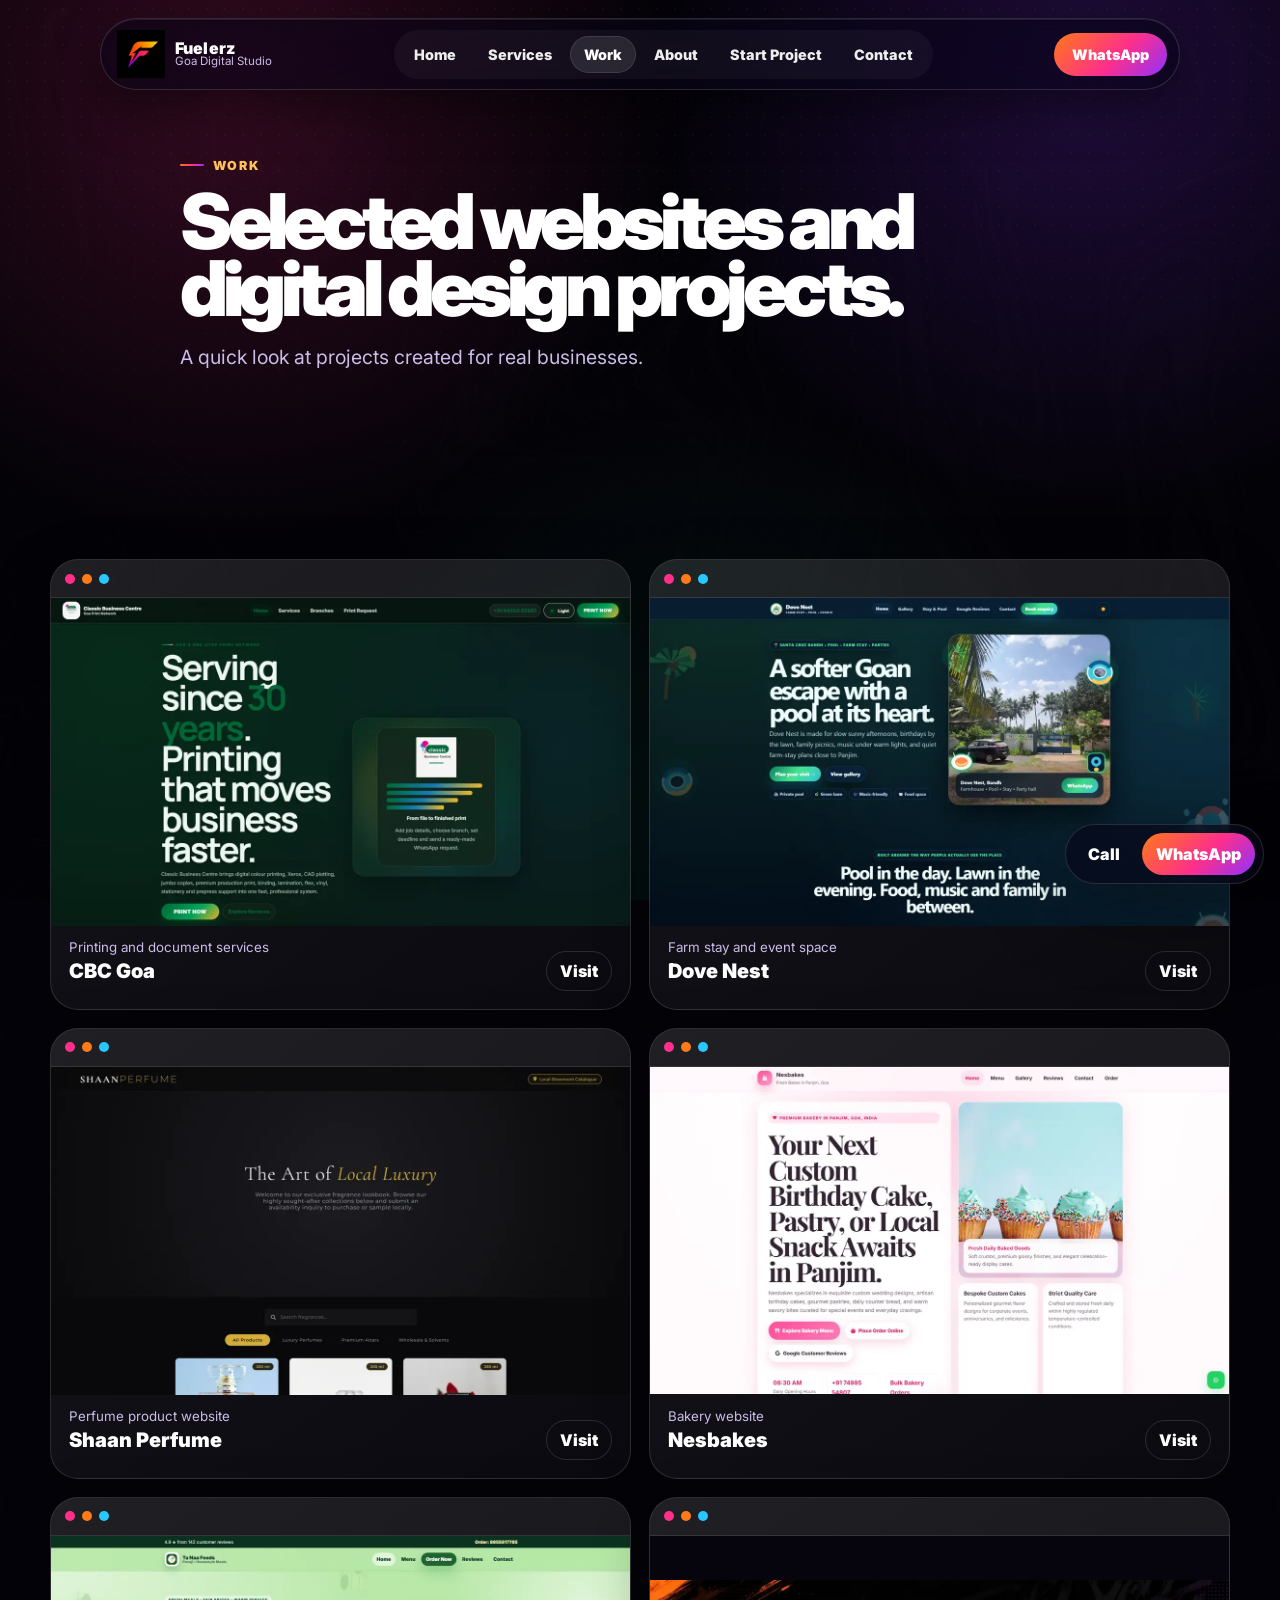
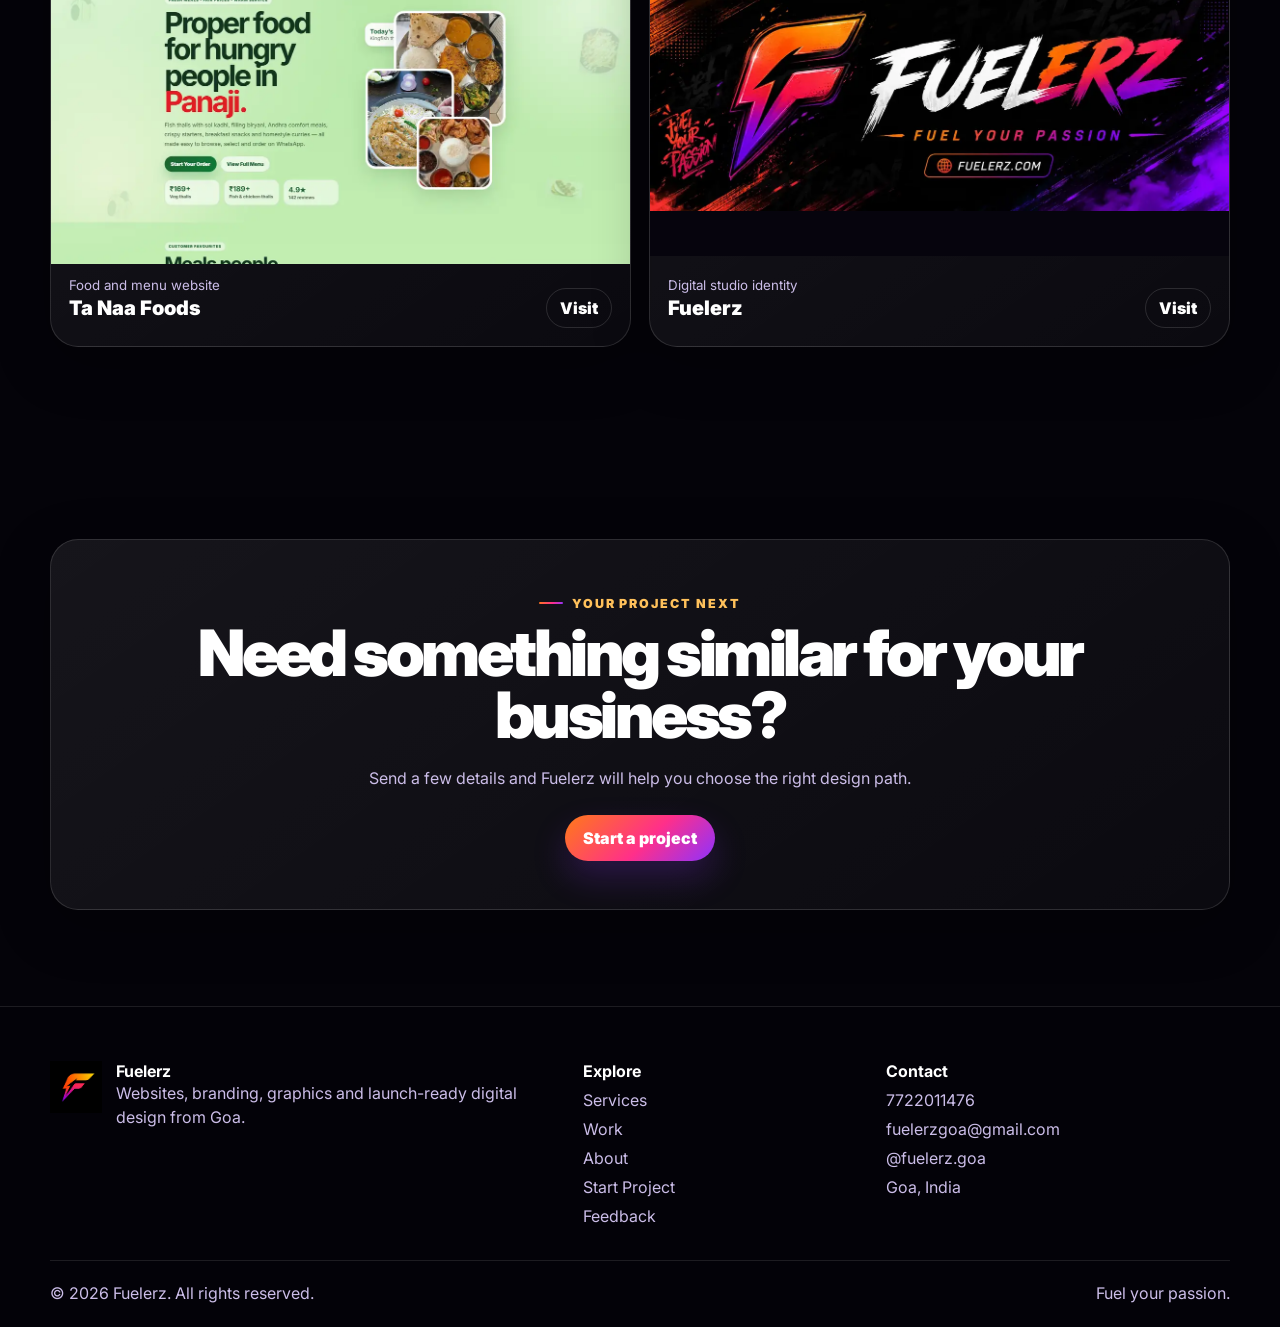
<file: portfolio.html>
<!doctype html>
<html lang="en">
<head>
  <meta charset="utf-8">
  <meta name="viewport" content="width=device-width, initial-scale=1">
  <title>Portfolio | Fuelerz Goa</title>
  <meta name="description" content="Selected website and branding projects created by Fuelerz for businesses in Goa and beyond.">
  <meta name="theme-color" content="#080512">
  <link rel="icon" type="image/webp" href="assets/images/logo-mark.webp">
  <link rel="apple-touch-icon" href="assets/images/favicon.png">
  <link rel="preconnect" href="https://fonts.googleapis.com">
  <link rel="preconnect" href="https://fonts.gstatic.com" crossorigin>
  <link href="https://fonts.googleapis.com/css2?family=Inter:wght@400;600;700;800;900&family=Rajdhani:wght@600;700&display=swap" rel="stylesheet">
  <link rel="stylesheet" href="css/style.css">
  <meta property="og:title" content="Portfolio | Fuelerz Goa">
  <meta property="og:description" content="Selected website and branding projects created by Fuelerz for businesses in Goa and beyond.">
  <meta property="og:image" content="assets/images/hero-design.webp">
  <script type="application/ld+json">{"@context":"https://schema.org","@type":"Organization","name":"Fuelerz","url":"https://fuelerz.com","logo":"https://fuelerz.com/assets/images/logo-mark.webp","founder":{"@type":"Person","name":"Sergio Caetano Fernandes","jobTitle":"Founder of Fuelerz","sameAs":["https://www.instagram.com/sergio.yaml"]},"email":"fuelerzgoa@gmail.com","telephone":"+917722011476","address":{"@type":"PostalAddress","addressRegion":"Goa","addressCountry":"IN"},"sameAs":["https://www.instagram.com/fuelerz.goa"]}</script>
</head>
<body data-page="work">
<a class="skip-link" href="#main">Skip to content</a>
<div class="site-bg" aria-hidden="true"></div>
<div class="grain" aria-hidden="true"></div>
<header class="nav-wrap">
  <nav class="nav-island" aria-label="Main navigation">
    <a class="brand" href="index.html" aria-label="Fuelerz home">
      <img src="assets/images/logo-mark.webp" alt="Fuelerz" class="brand-logo">
      <span class="brand-copy"><strong>Fuelerz</strong><small>Goa Digital Studio</small></span>
    </a>
    <div class="nav-links" id="navLinks">
      <a href="index.html" data-nav="home">Home</a>
      <a href="services.html" data-nav="services">Services</a>
      <a href="work.html" data-nav="work">Work</a>
      <a href="about.html" data-nav="about">About</a>
      <a href="orders.html" data-nav="orders">Start Project</a>
      <a href="contact.html" data-nav="contact">Contact</a>
    </div>
    <div class="nav-cta">
      <a class="whatsapp-pill" href="https://wa.me/917722011476?text=Hi%20Fuelerz%2C%20I%20want%20to%20start%20a%20project." target="_blank" rel="noopener">WhatsApp</a>
      <button class="menu-toggle" aria-label="Open menu" aria-expanded="false" aria-controls="navLinks"><span></span><span></span></button>
    </div>
  </nav>
</header>
<main id="main">

<section class="page-hero"><div class="container page-title reveal"><span class="eyebrow">Work</span><h1>Selected websites and digital design projects.</h1><p class="lead">A quick look at projects created for real businesses.</p></div></section>
<section class="section"><div class="container work-grid work-page-grid">
<article class="work-card reveal"><div class="browser-bar"><span></span><span></span><span></span></div><div class="work-image"><img loading="lazy" src="assets/images/work/cbcgoa.webp" alt="CBC Goa website preview"></div><div class="work-info"><div><small>Printing and document services</small><h3>CBC Goa</h3></div><a href="https://cbcgoa.com" target="_blank" rel="noopener">Visit</a></div></article><article class="work-card reveal"><div class="browser-bar"><span></span><span></span><span></span></div><div class="work-image"><img loading="lazy" src="assets/images/work/dovenest.webp" alt="Dove Nest website preview"></div><div class="work-info"><div><small>Farm stay and event space</small><h3>Dove Nest</h3></div><a href="https://dovenest.co.in" target="_blank" rel="noopener">Visit</a></div></article><article class="work-card reveal"><div class="browser-bar"><span></span><span></span><span></span></div><div class="work-image"><img loading="lazy" src="assets/images/work/shaanperfume.webp" alt="Shaan Perfume website preview"></div><div class="work-info"><div><small>Perfume product website</small><h3>Shaan Perfume</h3></div><a href="https://shaanperfume.com" target="_blank" rel="noopener">Visit</a></div></article><article class="work-card reveal"><div class="browser-bar"><span></span><span></span><span></span></div><div class="work-image"><img loading="lazy" src="assets/images/work/nesbakes.webp" alt="Nesbakes website preview"></div><div class="work-info"><div><small>Bakery website</small><h3>Nesbakes</h3></div><a href="https://nesbakes.com" target="_blank" rel="noopener">Visit</a></div></article><article class="work-card reveal"><div class="browser-bar"><span></span><span></span><span></span></div><div class="work-image"><img loading="lazy" src="assets/images/work/tanaafoods.webp" alt="Ta Naa Foods website preview"></div><div class="work-info"><div><small>Food and menu website</small><h3>Ta Naa Foods</h3></div><a href="https://tanaafoods.com" target="_blank" rel="noopener">Visit</a></div></article><article class="work-card reveal"><div class="browser-bar"><span></span><span></span><span></span></div><div class="work-image"><img loading="lazy" src="assets/images/work/fuelerz.webp" alt="Fuelerz website preview"></div><div class="work-info"><div><small>Digital studio identity</small><h3>Fuelerz</h3></div><a href="https://fuelerz.com" target="_blank" rel="noopener">Visit</a></div></article>
</div></section>
<section class="section cta-section"><div class="container cta-card reveal"><span class="eyebrow">Your project next</span><h2>Need something similar for your business?</h2><p>Send a few details and Fuelerz will help you choose the right design path.</p><a class="btn btn-primary" href="orders.html">Start a project</a></div></section>

</main>
<footer class="footer">
  <div class="container footer-grid">
    <div class="footer-brand">
      <img src="assets/images/logo-mark.webp" alt="Fuelerz logo">
      <div>
        <strong>Fuelerz</strong>
        <p>Websites, branding, graphics and launch-ready digital design from Goa.</p>
      </div>
    </div>
    <div class="footer-links">
      <strong>Explore</strong>
      <a href="services.html">Services</a>
      <a href="work.html">Work</a>
      <a href="about.html">About</a>
      <a href="orders.html">Start Project</a>
      <a href="feedback.html">Feedback</a>
    </div>
    <div class="footer-contact">
      <strong>Contact</strong>
      <a href="tel:+917722011476">7722011476</a>
      <a href="mailto:fuelerzgoa@gmail.com">fuelerzgoa@gmail.com</a>
      <a href="https://instagram.com/fuelerz.goa" target="_blank" rel="noopener">@fuelerz.goa</a>
      <span>Goa, India</span>
    </div>
  </div>
  <div class="container footer-bottom">
    <span>© 2026 Fuelerz. All rights reserved.</span>
    <span>Fuel your passion.</span>
  </div>
</footer>
<div class="sticky-actions" aria-label="Quick contact">
  <a href="tel:+917722011476">Call</a>
  <a href="https://wa.me/917722011476?text=Hi%20Fuelerz%2C%20I%20want%20to%20start%20a%20project." target="_blank" rel="noopener">WhatsApp</a>
</div>
<script src="js/main.js"></script>
</body>
</html>
</file>
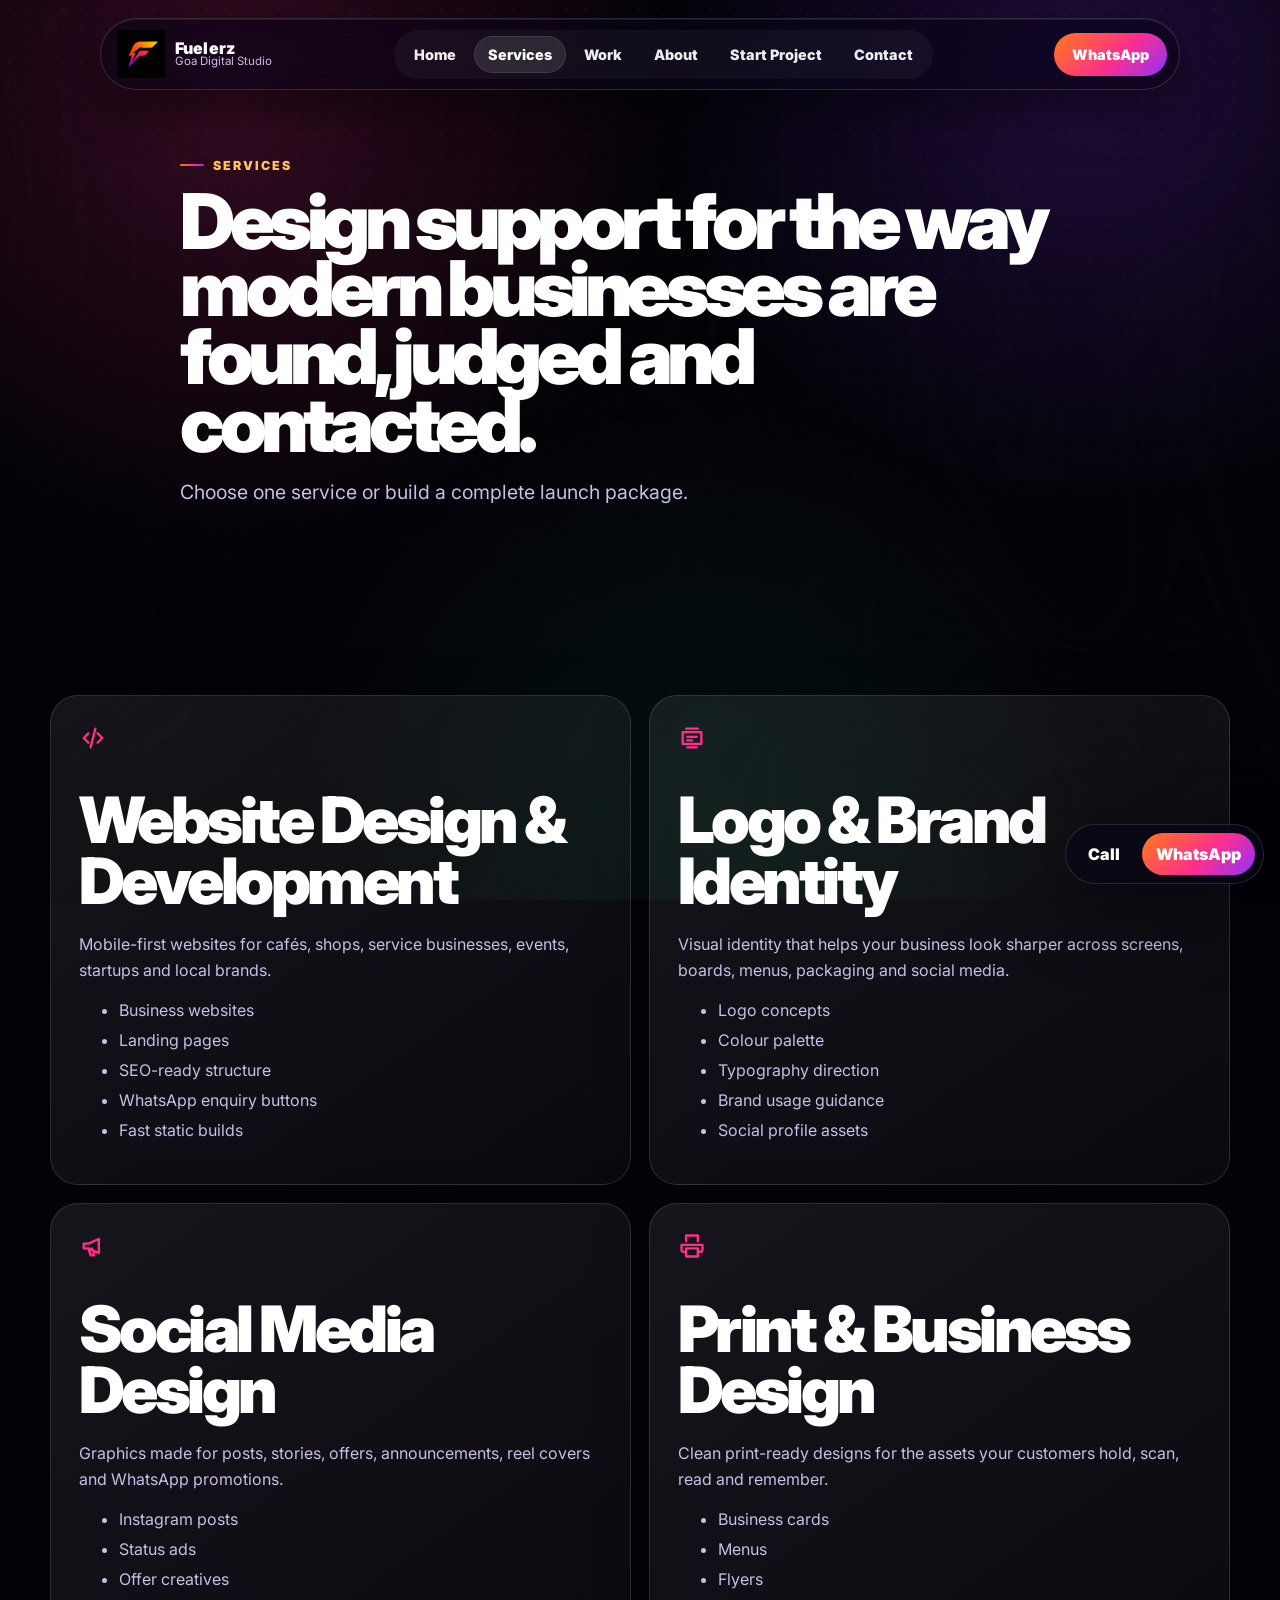
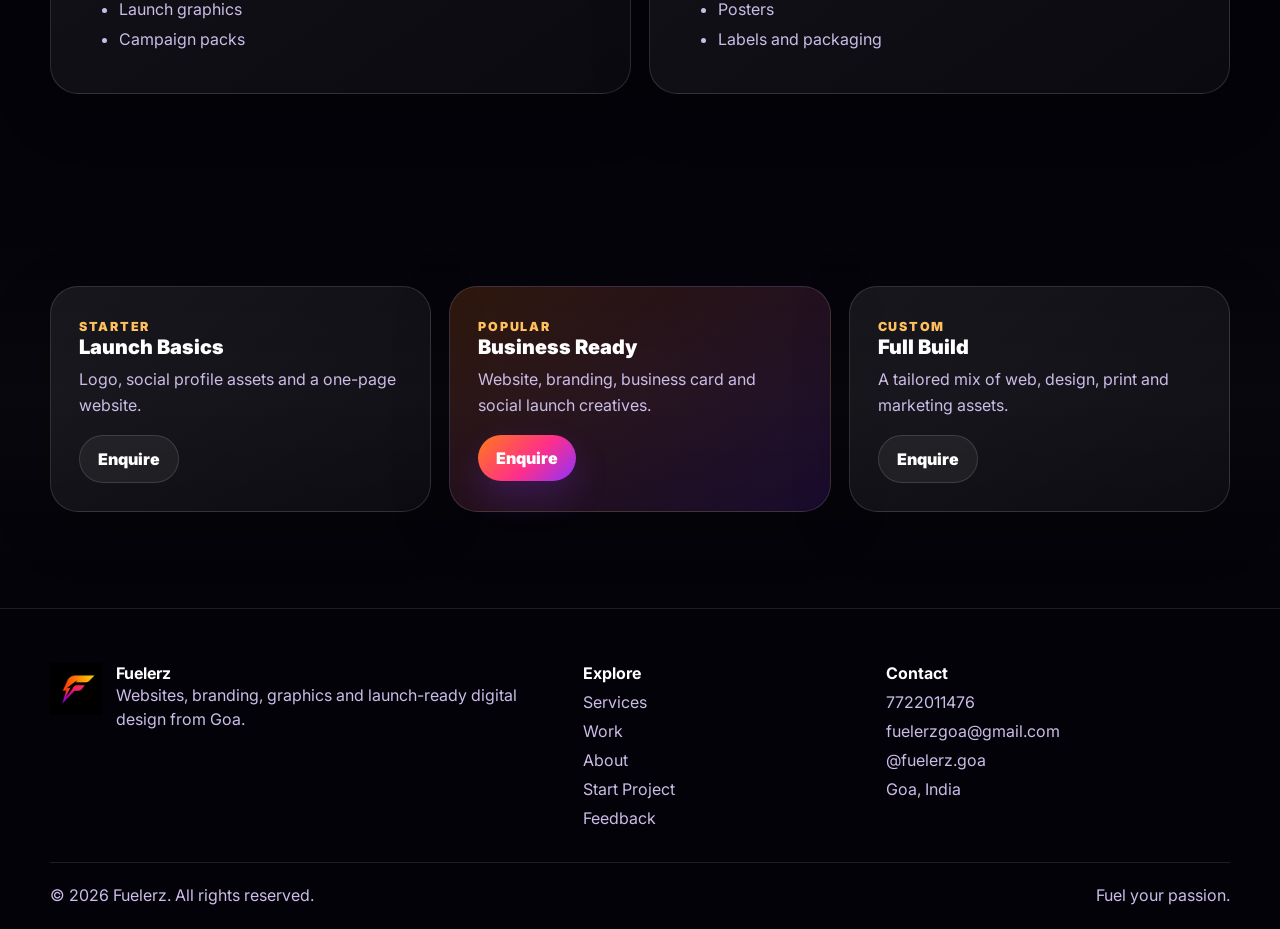
<file: services.html>
<!doctype html>
<html lang="en">
<head>
  <meta charset="utf-8">
  <meta name="viewport" content="width=device-width, initial-scale=1">
  <title>Services | Fuelerz Goa</title>
  <meta name="description" content="Website design, logo design, branding, social media design and print design services by Fuelerz in Goa.">
  <meta name="theme-color" content="#080512">
  <link rel="icon" type="image/webp" href="assets/images/logo-mark.webp">
  <link rel="apple-touch-icon" href="assets/images/favicon.png">
  <link rel="preconnect" href="https://fonts.googleapis.com">
  <link rel="preconnect" href="https://fonts.gstatic.com" crossorigin>
  <link href="https://fonts.googleapis.com/css2?family=Inter:wght@400;600;700;800;900&family=Rajdhani:wght@600;700&display=swap" rel="stylesheet">
  <link rel="stylesheet" href="css/style.css">
  <meta property="og:title" content="Services | Fuelerz Goa">
  <meta property="og:description" content="Website design, logo design, branding, social media design and print design services by Fuelerz in Goa.">
  <meta property="og:image" content="assets/images/hero-design.webp">
  <script type="application/ld+json">{"@context":"https://schema.org","@type":"Organization","name":"Fuelerz","url":"https://fuelerz.com","logo":"https://fuelerz.com/assets/images/logo-mark.webp","founder":{"@type":"Person","name":"Sergio Caetano Fernandes","jobTitle":"Founder of Fuelerz","sameAs":["https://www.instagram.com/sergio.yaml"]},"email":"fuelerzgoa@gmail.com","telephone":"+917722011476","address":{"@type":"PostalAddress","addressRegion":"Goa","addressCountry":"IN"},"sameAs":["https://www.instagram.com/fuelerz.goa"]}</script>
</head>
<body data-page="services">
<a class="skip-link" href="#main">Skip to content</a>
<div class="site-bg" aria-hidden="true"></div>
<div class="grain" aria-hidden="true"></div>
<header class="nav-wrap">
  <nav class="nav-island" aria-label="Main navigation">
    <a class="brand" href="index.html" aria-label="Fuelerz home">
      <img src="assets/images/logo-mark.webp" alt="Fuelerz" class="brand-logo">
      <span class="brand-copy"><strong>Fuelerz</strong><small>Goa Digital Studio</small></span>
    </a>
    <div class="nav-links" id="navLinks">
      <a href="index.html" data-nav="home">Home</a>
      <a href="services.html" data-nav="services">Services</a>
      <a href="work.html" data-nav="work">Work</a>
      <a href="about.html" data-nav="about">About</a>
      <a href="orders.html" data-nav="orders">Start Project</a>
      <a href="contact.html" data-nav="contact">Contact</a>
    </div>
    <div class="nav-cta">
      <a class="whatsapp-pill" href="https://wa.me/917722011476?text=Hi%20Fuelerz%2C%20I%20want%20to%20start%20a%20project." target="_blank" rel="noopener">WhatsApp</a>
      <button class="menu-toggle" aria-label="Open menu" aria-expanded="false" aria-controls="navLinks"><span></span><span></span></button>
    </div>
  </nav>
</header>
<main id="main">

<section class="page-hero"><div class="container page-title reveal"><span class="eyebrow">Services</span><h1>Design support for the way modern businesses are found, judged and contacted.</h1><p class="lead">Choose one service or build a complete launch package.</p></div></section>
<section class="section"><div class="container service-detail-grid">
  <article id="websites" class="detail-card reveal"><svg viewBox="0 0 24 24"><path d="m8 16-4-4 4-4M16 8l4 4-4 4M14 4l-4 16"/></svg><h2>Website Design & Development</h2><p>Mobile-first websites for cafés, shops, service businesses, events, startups and local brands.</p><ul><li>Business websites</li><li>Landing pages</li><li>SEO-ready structure</li><li>WhatsApp enquiry buttons</li><li>Fast static builds</li></ul></article>
  <article id="branding" class="detail-card reveal"><svg viewBox="0 0 24 24"><path d="M4 7h16v10H4V7Zm3-3h10M8 20h8M8 11h8M8 14h4"/></svg><h2>Logo & Brand Identity</h2><p>Visual identity that helps your business look sharper across screens, boards, menus, packaging and social media.</p><ul><li>Logo concepts</li><li>Colour palette</li><li>Typography direction</li><li>Brand usage guidance</li><li>Social profile assets</li></ul></article>
  <article id="social" class="detail-card reveal"><svg viewBox="0 0 24 24"><path d="M4 14h4l9 4V6L8 10H4v4Zm4 0 2 6h3l-2-6"/></svg><h2>Social Media Design</h2><p>Graphics made for posts, stories, offers, announcements, reel covers and WhatsApp promotions.</p><ul><li>Instagram posts</li><li>Status ads</li><li>Offer creatives</li><li>Launch graphics</li><li>Campaign packs</li></ul></article>
  <article id="print" class="detail-card reveal"><svg viewBox="0 0 24 24"><path d="M7 8V3h10v5M7 17H5a2 2 0 0 1-2-2v-4h18v4a2 2 0 0 1-2 2h-2M7 14h10v7H7v-7Z"/></svg><h2>Print & Business Design</h2><p>Clean print-ready designs for the assets your customers hold, scan, read and remember.</p><ul><li>Business cards</li><li>Menus</li><li>Flyers</li><li>Posters</li><li>Labels and packaging</li></ul></article>
</div></section>
<section class="section alt-section"><div class="container package-grid">
  <div class="package-card reveal"><span>Starter</span><h3>Launch Basics</h3><p>Logo, social profile assets and a one-page website.</p><a href="orders.html" class="btn btn-ghost">Enquire</a></div>
  <div class="package-card hot reveal"><span>Popular</span><h3>Business Ready</h3><p>Website, branding, business card and social launch creatives.</p><a href="orders.html" class="btn btn-primary">Enquire</a></div>
  <div class="package-card reveal"><span>Custom</span><h3>Full Build</h3><p>A tailored mix of web, design, print and marketing assets.</p><a href="orders.html" class="btn btn-ghost">Enquire</a></div>
</div></section>

</main>
<footer class="footer">
  <div class="container footer-grid">
    <div class="footer-brand">
      <img src="assets/images/logo-mark.webp" alt="Fuelerz logo">
      <div>
        <strong>Fuelerz</strong>
        <p>Websites, branding, graphics and launch-ready digital design from Goa.</p>
      </div>
    </div>
    <div class="footer-links">
      <strong>Explore</strong>
      <a href="services.html">Services</a>
      <a href="work.html">Work</a>
      <a href="about.html">About</a>
      <a href="orders.html">Start Project</a>
      <a href="feedback.html">Feedback</a>
    </div>
    <div class="footer-contact">
      <strong>Contact</strong>
      <a href="tel:+917722011476">7722011476</a>
      <a href="mailto:fuelerzgoa@gmail.com">fuelerzgoa@gmail.com</a>
      <a href="https://instagram.com/fuelerz.goa" target="_blank" rel="noopener">@fuelerz.goa</a>
      <span>Goa, India</span>
    </div>
  </div>
  <div class="container footer-bottom">
    <span>© 2026 Fuelerz. All rights reserved.</span>
    <span>Fuel your passion.</span>
  </div>
</footer>
<div class="sticky-actions" aria-label="Quick contact">
  <a href="tel:+917722011476">Call</a>
  <a href="https://wa.me/917722011476?text=Hi%20Fuelerz%2C%20I%20want%20to%20start%20a%20project." target="_blank" rel="noopener">WhatsApp</a>
</div>
<script src="js/main.js"></script>
</body>
</html>
</file>
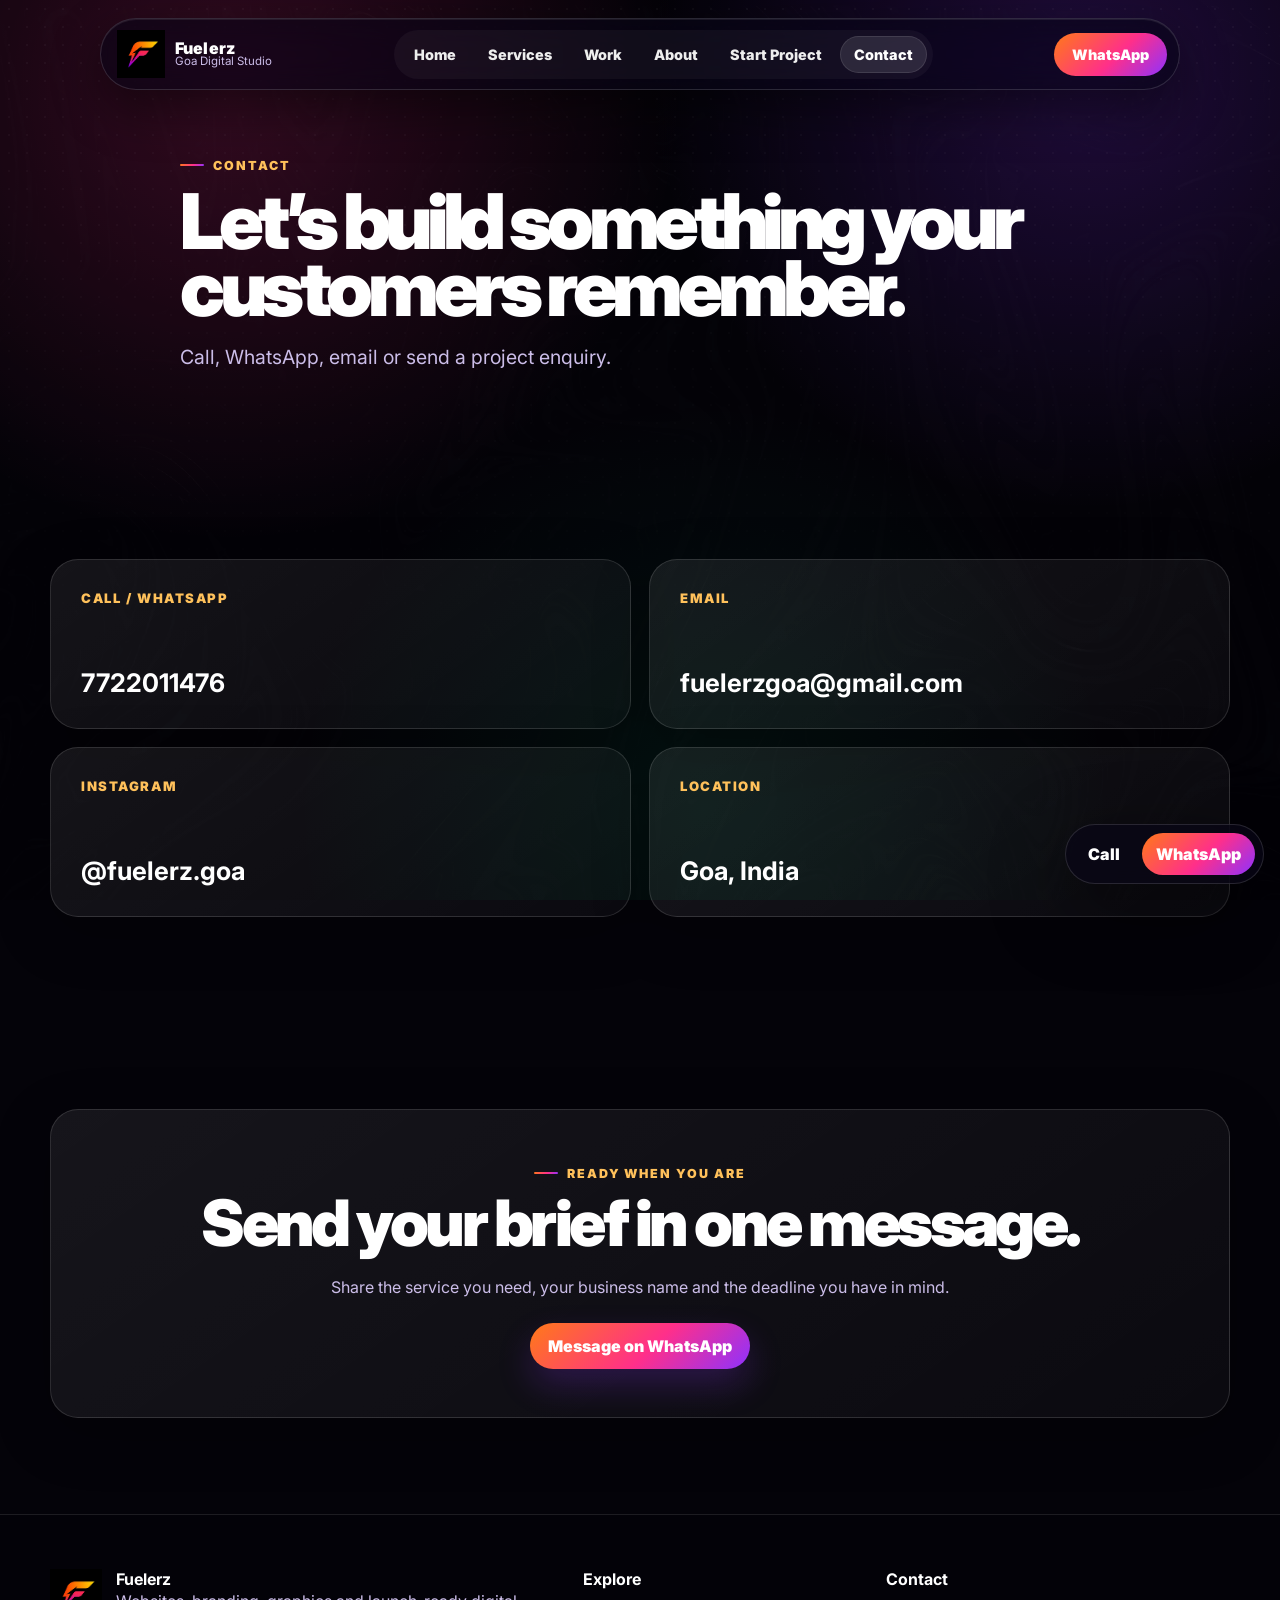
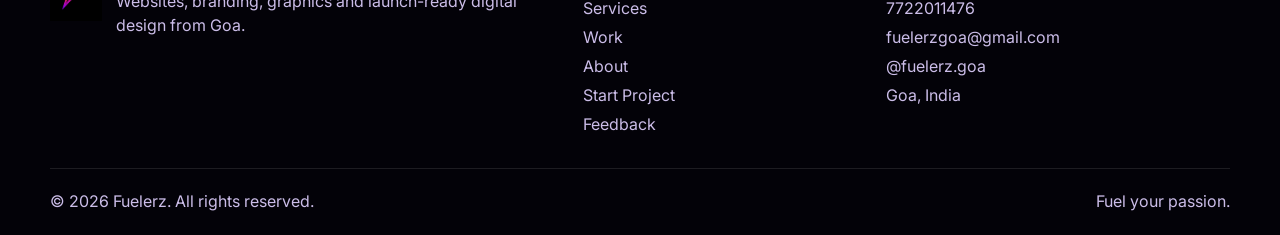
<file: support.html>
<!doctype html>
<html lang="en">
<head>
  <meta charset="utf-8">
  <meta name="viewport" content="width=device-width, initial-scale=1">
  <title>Support | Fuelerz | Website Design Studio Goa</title>
  <meta name="description" content="Support | Fuelerz for website design, branding, logo design, social media creatives and print design in Goa.">
  <meta name="theme-color" content="#080512">
  <link rel="icon" type="image/webp" href="assets/images/logo-mark.webp">
  <link rel="apple-touch-icon" href="assets/images/favicon.png">
  <link rel="preconnect" href="https://fonts.googleapis.com">
  <link rel="preconnect" href="https://fonts.gstatic.com" crossorigin>
  <link href="https://fonts.googleapis.com/css2?family=Inter:wght@400;600;700;800;900&family=Rajdhani:wght@600;700&display=swap" rel="stylesheet">
  <link rel="stylesheet" href="css/style.css">
  <meta property="og:title" content="Support | Fuelerz | Website Design Studio Goa">
  <meta property="og:description" content="Support | Fuelerz for website design, branding, logo design, social media creatives and print design in Goa.">
  <meta property="og:image" content="assets/images/hero-design.webp">
  <script type="application/ld+json">{"@context":"https://schema.org","@type":"Organization","name":"Fuelerz","url":"https://fuelerz.com","logo":"https://fuelerz.com/assets/images/logo-mark.webp","founder":{"@type":"Person","name":"Sergio Caetano Fernandes","jobTitle":"Founder of Fuelerz","sameAs":["https://www.instagram.com/sergio.yaml"]},"email":"fuelerzgoa@gmail.com","telephone":"+917722011476","address":{"@type":"PostalAddress","addressRegion":"Goa","addressCountry":"IN"},"sameAs":["https://www.instagram.com/fuelerz.goa"]}</script>
</head>
<body data-page="contact">
<a class="skip-link" href="#main">Skip to content</a>
<div class="site-bg" aria-hidden="true"></div>
<div class="grain" aria-hidden="true"></div>
<header class="nav-wrap">
  <nav class="nav-island" aria-label="Main navigation">
    <a class="brand" href="index.html" aria-label="Fuelerz home">
      <img src="assets/images/logo-mark.webp" alt="Fuelerz" class="brand-logo">
      <span class="brand-copy"><strong>Fuelerz</strong><small>Goa Digital Studio</small></span>
    </a>
    <div class="nav-links" id="navLinks">
      <a href="index.html" data-nav="home">Home</a>
      <a href="services.html" data-nav="services">Services</a>
      <a href="work.html" data-nav="work">Work</a>
      <a href="about.html" data-nav="about">About</a>
      <a href="orders.html" data-nav="orders">Start Project</a>
      <a href="contact.html" data-nav="contact">Contact</a>
    </div>
    <div class="nav-cta">
      <a class="whatsapp-pill" href="https://wa.me/917722011476?text=Hi%20Fuelerz%2C%20I%20want%20to%20start%20a%20project." target="_blank" rel="noopener">WhatsApp</a>
      <button class="menu-toggle" aria-label="Open menu" aria-expanded="false" aria-controls="navLinks"><span></span><span></span></button>
    </div>
  </nav>
</header>
<main id="main">

<section class="page-hero"><div class="container page-title reveal"><span class="eyebrow">Contact</span><h1>Let’s build something your customers remember.</h1><p class="lead">Call, WhatsApp, email or send a project enquiry.</p></div></section>
<section class="section"><div class="container contact-grid">
  <a class="contact-tile reveal" href="tel:+917722011476"><span>Call / WhatsApp</span><strong>7722011476</strong></a>
  <a class="contact-tile reveal" href="mailto:fuelerzgoa@gmail.com"><span>Email</span><strong>fuelerzgoa@gmail.com</strong></a>
  <a class="contact-tile reveal" href="https://instagram.com/fuelerz.goa" target="_blank" rel="noopener"><span>Instagram</span><strong>@fuelerz.goa</strong></a>
  <div class="contact-tile reveal"><span>Location</span><strong>Goa, India</strong></div>
</div></section>
<section class="section cta-section"><div class="container cta-card reveal"><span class="eyebrow">Ready when you are</span><h2>Send your brief in one message.</h2><p>Share the service you need, your business name and the deadline you have in mind.</p><a class="btn btn-primary" href="https://wa.me/917722011476?text=Hi%20Fuelerz%2C%20I%20want%20to%20start%20a%20project." target="_blank" rel="noopener">Message on WhatsApp</a></div></section>

</main>
<footer class="footer">
  <div class="container footer-grid">
    <div class="footer-brand">
      <img src="assets/images/logo-mark.webp" alt="Fuelerz logo">
      <div>
        <strong>Fuelerz</strong>
        <p>Websites, branding, graphics and launch-ready digital design from Goa.</p>
      </div>
    </div>
    <div class="footer-links">
      <strong>Explore</strong>
      <a href="services.html">Services</a>
      <a href="work.html">Work</a>
      <a href="about.html">About</a>
      <a href="orders.html">Start Project</a>
      <a href="feedback.html">Feedback</a>
    </div>
    <div class="footer-contact">
      <strong>Contact</strong>
      <a href="tel:+917722011476">7722011476</a>
      <a href="mailto:fuelerzgoa@gmail.com">fuelerzgoa@gmail.com</a>
      <a href="https://instagram.com/fuelerz.goa" target="_blank" rel="noopener">@fuelerz.goa</a>
      <span>Goa, India</span>
    </div>
  </div>
  <div class="container footer-bottom">
    <span>© 2026 Fuelerz. All rights reserved.</span>
    <span>Fuel your passion.</span>
  </div>
</footer>
<div class="sticky-actions" aria-label="Quick contact">
  <a href="tel:+917722011476">Call</a>
  <a href="https://wa.me/917722011476?text=Hi%20Fuelerz%2C%20I%20want%20to%20start%20a%20project." target="_blank" rel="noopener">WhatsApp</a>
</div>
<script src="js/main.js"></script>
</body>
</html>
</file>
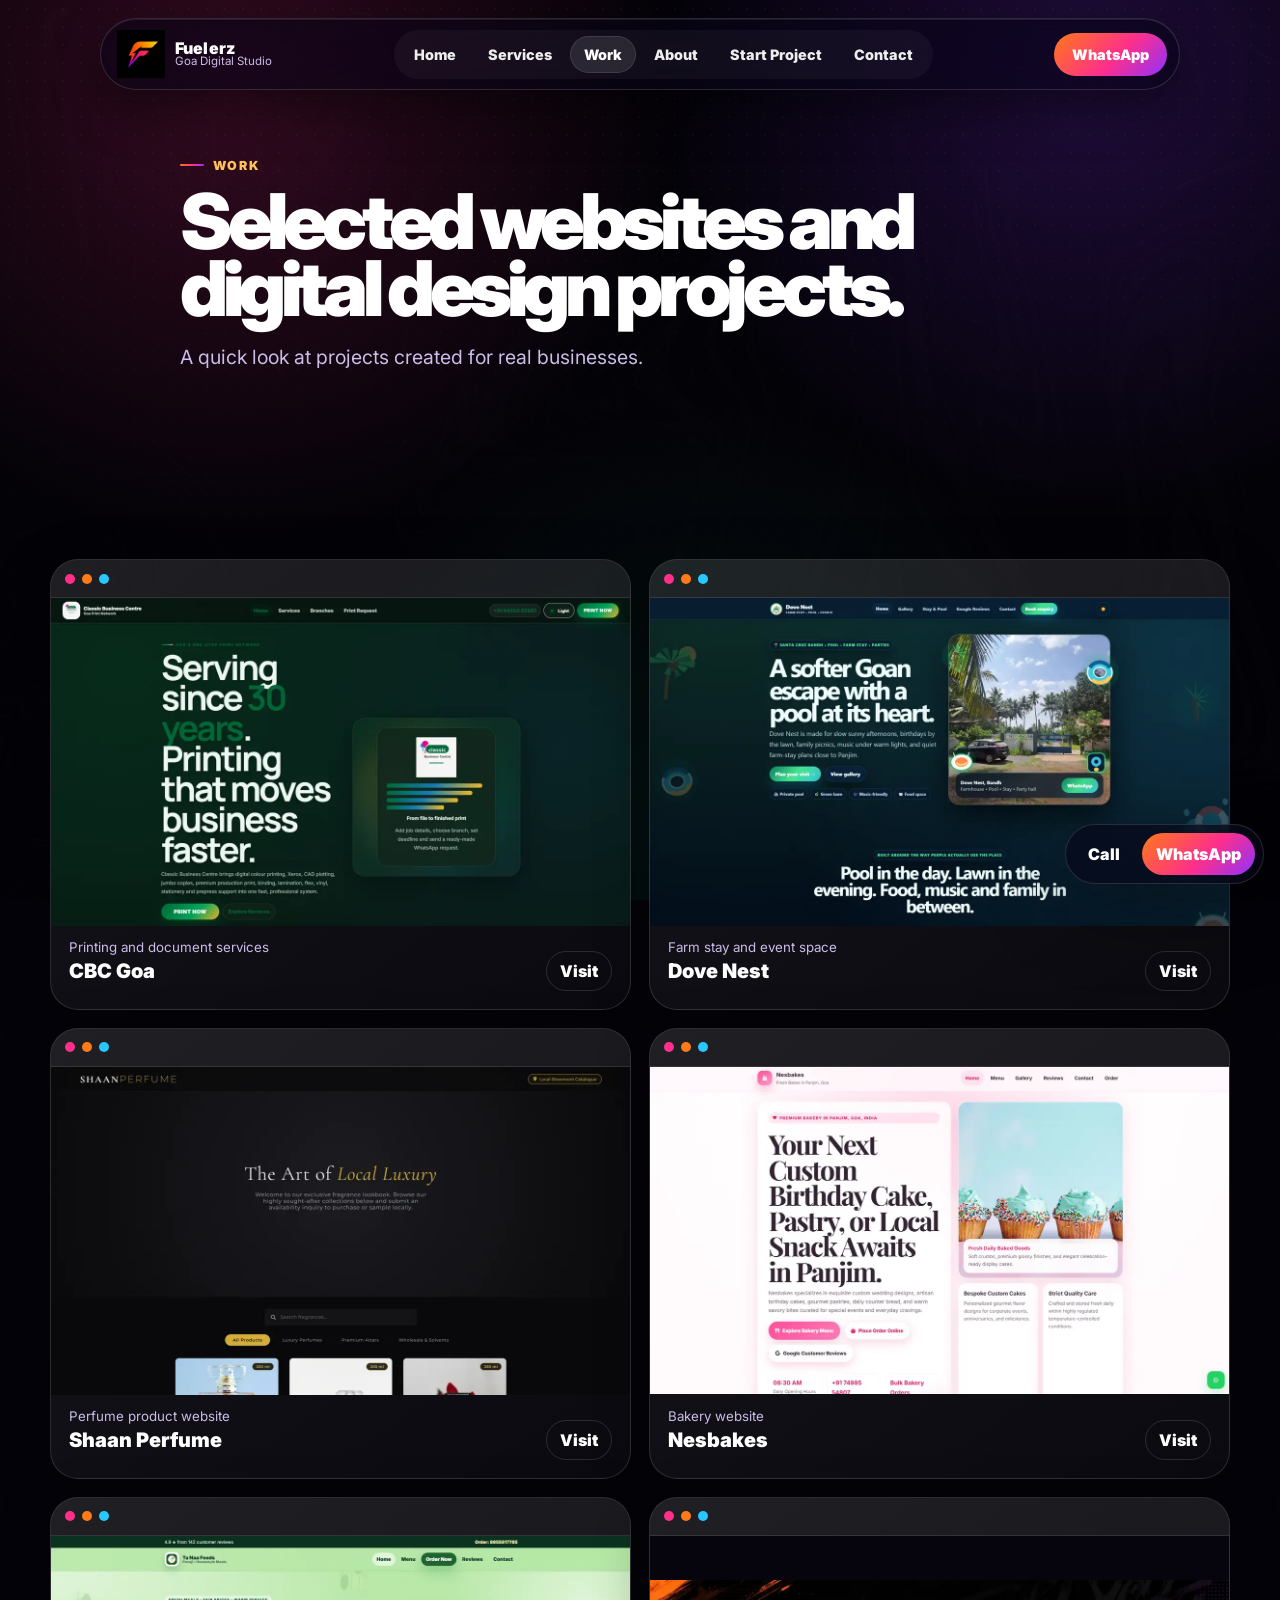
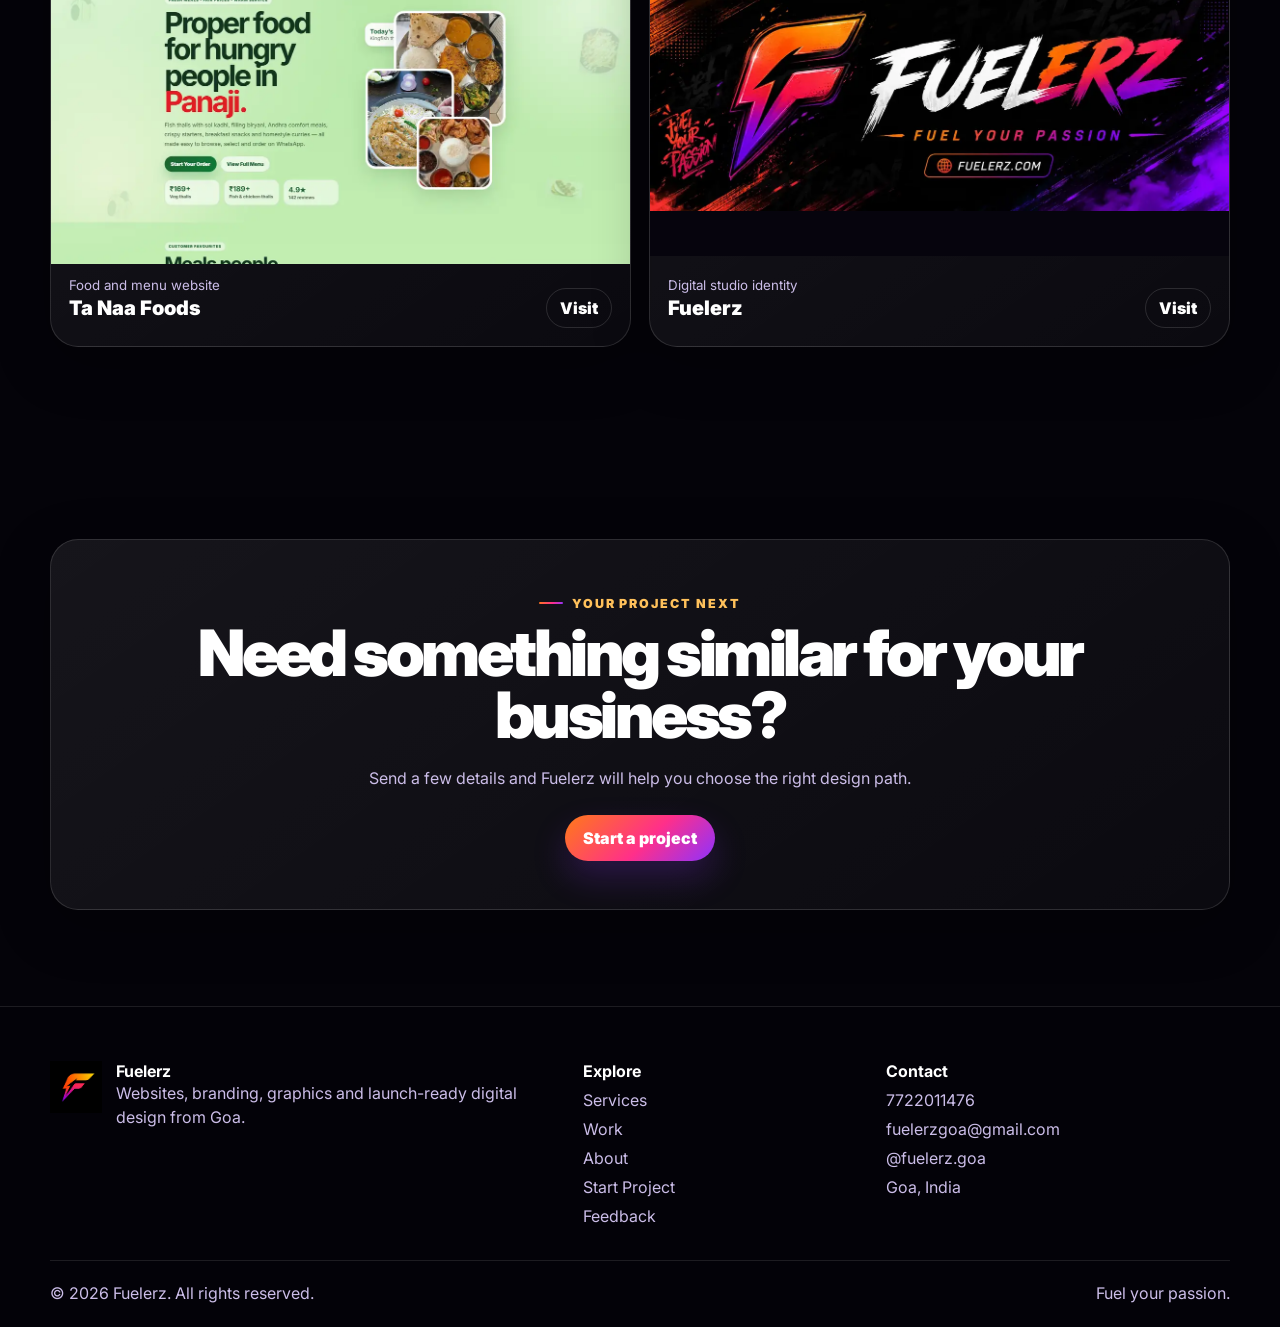
<file: work.html>
<!doctype html>
<html lang="en">
<head>
  <meta charset="utf-8">
  <meta name="viewport" content="width=device-width, initial-scale=1">
  <title>Work | Fuelerz Goa</title>
  <meta name="description" content="Selected website and branding projects created by Fuelerz for businesses in Goa and beyond.">
  <meta name="theme-color" content="#080512">
  <link rel="icon" type="image/webp" href="assets/images/logo-mark.webp">
  <link rel="apple-touch-icon" href="assets/images/favicon.png">
  <link rel="preconnect" href="https://fonts.googleapis.com">
  <link rel="preconnect" href="https://fonts.gstatic.com" crossorigin>
  <link href="https://fonts.googleapis.com/css2?family=Inter:wght@400;600;700;800;900&family=Rajdhani:wght@600;700&display=swap" rel="stylesheet">
  <link rel="stylesheet" href="css/style.css">
  <meta property="og:title" content="Work | Fuelerz Goa">
  <meta property="og:description" content="Selected website and branding projects created by Fuelerz for businesses in Goa and beyond.">
  <meta property="og:image" content="assets/images/hero-design.webp">
  <script type="application/ld+json">{"@context":"https://schema.org","@type":"Organization","name":"Fuelerz","url":"https://fuelerz.com","logo":"https://fuelerz.com/assets/images/logo-mark.webp","founder":{"@type":"Person","name":"Sergio Caetano Fernandes","jobTitle":"Founder of Fuelerz","sameAs":["https://www.instagram.com/sergio.yaml"]},"email":"fuelerzgoa@gmail.com","telephone":"+917722011476","address":{"@type":"PostalAddress","addressRegion":"Goa","addressCountry":"IN"},"sameAs":["https://www.instagram.com/fuelerz.goa"]}</script>
</head>
<body data-page="work">
<a class="skip-link" href="#main">Skip to content</a>
<div class="site-bg" aria-hidden="true"></div>
<div class="grain" aria-hidden="true"></div>
<header class="nav-wrap">
  <nav class="nav-island" aria-label="Main navigation">
    <a class="brand" href="index.html" aria-label="Fuelerz home">
      <img src="assets/images/logo-mark.webp" alt="Fuelerz" class="brand-logo">
      <span class="brand-copy"><strong>Fuelerz</strong><small>Goa Digital Studio</small></span>
    </a>
    <div class="nav-links" id="navLinks">
      <a href="index.html" data-nav="home">Home</a>
      <a href="services.html" data-nav="services">Services</a>
      <a href="work.html" data-nav="work">Work</a>
      <a href="about.html" data-nav="about">About</a>
      <a href="orders.html" data-nav="orders">Start Project</a>
      <a href="contact.html" data-nav="contact">Contact</a>
    </div>
    <div class="nav-cta">
      <a class="whatsapp-pill" href="https://wa.me/917722011476?text=Hi%20Fuelerz%2C%20I%20want%20to%20start%20a%20project." target="_blank" rel="noopener">WhatsApp</a>
      <button class="menu-toggle" aria-label="Open menu" aria-expanded="false" aria-controls="navLinks"><span></span><span></span></button>
    </div>
  </nav>
</header>
<main id="main">

<section class="page-hero"><div class="container page-title reveal"><span class="eyebrow">Work</span><h1>Selected websites and digital design projects.</h1><p class="lead">A quick look at projects created for real businesses.</p></div></section>
<section class="section"><div class="container work-grid work-page-grid">
<article class="work-card reveal"><div class="browser-bar"><span></span><span></span><span></span></div><div class="work-image"><img loading="lazy" src="assets/images/work/cbcgoa.webp" alt="CBC Goa website preview"></div><div class="work-info"><div><small>Printing and document services</small><h3>CBC Goa</h3></div><a href="https://cbcgoa.com" target="_blank" rel="noopener">Visit</a></div></article><article class="work-card reveal"><div class="browser-bar"><span></span><span></span><span></span></div><div class="work-image"><img loading="lazy" src="assets/images/work/dovenest.webp" alt="Dove Nest website preview"></div><div class="work-info"><div><small>Farm stay and event space</small><h3>Dove Nest</h3></div><a href="https://dovenest.co.in" target="_blank" rel="noopener">Visit</a></div></article><article class="work-card reveal"><div class="browser-bar"><span></span><span></span><span></span></div><div class="work-image"><img loading="lazy" src="assets/images/work/shaanperfume.webp" alt="Shaan Perfume website preview"></div><div class="work-info"><div><small>Perfume product website</small><h3>Shaan Perfume</h3></div><a href="https://shaanperfume.com" target="_blank" rel="noopener">Visit</a></div></article><article class="work-card reveal"><div class="browser-bar"><span></span><span></span><span></span></div><div class="work-image"><img loading="lazy" src="assets/images/work/nesbakes.webp" alt="Nesbakes website preview"></div><div class="work-info"><div><small>Bakery website</small><h3>Nesbakes</h3></div><a href="https://nesbakes.com" target="_blank" rel="noopener">Visit</a></div></article><article class="work-card reveal"><div class="browser-bar"><span></span><span></span><span></span></div><div class="work-image"><img loading="lazy" src="assets/images/work/tanaafoods.webp" alt="Ta Naa Foods website preview"></div><div class="work-info"><div><small>Food and menu website</small><h3>Ta Naa Foods</h3></div><a href="https://tanaafoods.com" target="_blank" rel="noopener">Visit</a></div></article><article class="work-card reveal"><div class="browser-bar"><span></span><span></span><span></span></div><div class="work-image"><img loading="lazy" src="assets/images/work/fuelerz.webp" alt="Fuelerz website preview"></div><div class="work-info"><div><small>Digital studio identity</small><h3>Fuelerz</h3></div><a href="https://fuelerz.com" target="_blank" rel="noopener">Visit</a></div></article>
</div></section>
<section class="section cta-section"><div class="container cta-card reveal"><span class="eyebrow">Your project next</span><h2>Need something similar for your business?</h2><p>Send a few details and Fuelerz will help you choose the right design path.</p><a class="btn btn-primary" href="orders.html">Start a project</a></div></section>

</main>
<footer class="footer">
  <div class="container footer-grid">
    <div class="footer-brand">
      <img src="assets/images/logo-mark.webp" alt="Fuelerz logo">
      <div>
        <strong>Fuelerz</strong>
        <p>Websites, branding, graphics and launch-ready digital design from Goa.</p>
      </div>
    </div>
    <div class="footer-links">
      <strong>Explore</strong>
      <a href="services.html">Services</a>
      <a href="work.html">Work</a>
      <a href="about.html">About</a>
      <a href="orders.html">Start Project</a>
      <a href="feedback.html">Feedback</a>
    </div>
    <div class="footer-contact">
      <strong>Contact</strong>
      <a href="tel:+917722011476">7722011476</a>
      <a href="mailto:fuelerzgoa@gmail.com">fuelerzgoa@gmail.com</a>
      <a href="https://instagram.com/fuelerz.goa" target="_blank" rel="noopener">@fuelerz.goa</a>
      <span>Goa, India</span>
    </div>
  </div>
  <div class="container footer-bottom">
    <span>© 2026 Fuelerz. All rights reserved.</span>
    <span>Fuel your passion.</span>
  </div>
</footer>
<div class="sticky-actions" aria-label="Quick contact">
  <a href="tel:+917722011476">Call</a>
  <a href="https://wa.me/917722011476?text=Hi%20Fuelerz%2C%20I%20want%20to%20start%20a%20project." target="_blank" rel="noopener">WhatsApp</a>
</div>
<script src="js/main.js"></script>
</body>
</html>
</file>
<file: css/style.css>
:root{
  --black:#040309; --deep:#080512; --panel:rgba(18,13,32,.72); --panel2:rgba(255,255,255,.055);
  --line:rgba(255,255,255,.13); --text:#fff; --muted:#cbbde8; --orange:#ff7a18; --pink:#ff2f8a; --purple:#8d32ff; --cyan:#28c8ff; --green:#00d084;
  --grad:linear-gradient(135deg,var(--orange),var(--pink) 55%,var(--purple)); --glass:blur(18px) saturate(140%); --shadow:0 24px 80px rgba(0,0,0,.48); --max:1180px;
}
*{box-sizing:border-box} html{scroll-behavior:smooth} body{margin:0;font-family:Inter,system-ui,-apple-system,Segoe UI,sans-serif;background:var(--black);color:var(--text);overflow-x:hidden} body.menu-open{overflow:hidden}
a{color:inherit;text-decoration:none} img{max-width:100%;display:block} svg{width:28px;height:28px;fill:none;stroke:currentColor;stroke-width:2;stroke-linecap:round;stroke-linejoin:round}
.container{width:min(100% - 32px,var(--max));margin-inline:auto}.skip-link{position:absolute;top:-80px;left:12px;background:#fff;color:#000;padding:10px;border-radius:10px;z-index:999}.skip-link:focus{top:12px}
.site-bg{position:fixed;inset:0;z-index:-3;background:radial-gradient(circle at 18% 10%,rgba(255,47,138,.22),transparent 34%),radial-gradient(circle at 85% 8%,rgba(141,50,255,.24),transparent 32%),radial-gradient(circle at 55% 90%,rgba(0,208,132,.09),transparent 38%),#040309}.site-bg:after{content:"";position:absolute;inset:0;background:url('../assets/images/monsoon-bg.webp') center/cover no-repeat;opacity:.13;filter:saturate(95%) contrast(115%)}.grain{position:fixed;inset:0;z-index:-2;pointer-events:none;opacity:.26;background-image:radial-gradient(rgba(255,255,255,.16) .7px,transparent .8px);background-size:18px 18px;mask-image:linear-gradient(to bottom,#000,transparent 85%)}
.nav-wrap{position:fixed;top:18px;left:0;right:0;z-index:100;padding:0 16px}.nav-island{width:min(100%,1080px);height:72px;margin:auto;display:grid;grid-template-columns:auto 1fr auto;align-items:center;gap:16px;padding:10px 12px;border:1px solid rgba(255,255,255,.14);border-radius:999px;background:rgba(9,6,22,.66);backdrop-filter:var(--glass);box-shadow:0 18px 50px rgba(0,0,0,.45),inset 0 1px 0 rgba(255,255,255,.08)}.brand{display:flex;align-items:center;gap:10px;padding-left:4px}.brand-logo{width:48px;height:48px;object-fit:contain}.brand-copy{display:grid;line-height:1}.brand-copy strong{font-weight:1000;letter-spacing:.01em}.brand-copy small{color:var(--muted);font-size:.72rem}.nav-links{justify-self:center;display:flex;align-items:center;gap:4px;padding:6px;border-radius:999px;background:rgba(255,255,255,.04)}.nav-links a{padding:10px 14px;border-radius:999px;color:#eee;font-size:.9rem;font-weight:850}.nav-links a:hover,.nav-links a.active{background:rgba(255,255,255,.1);color:#fff}.nav-links a.active{box-shadow:inset 0 0 0 1px rgba(255,255,255,.1)}.nav-cta{display:flex;align-items:center;gap:8px}.whatsapp-pill,.btn{display:inline-flex;align-items:center;justify-content:center;gap:8px;border:1px solid var(--line);border-radius:999px;padding:13px 18px;background:rgba(255,255,255,.055);font-weight:950;color:#fff;cursor:pointer}.whatsapp-pill{background:var(--grad);border:0;font-size:.9rem}.btn-primary{background:var(--grad);border:0;box-shadow:0 16px 34px rgba(141,50,255,.22)}.btn-ghost:hover,.btn:hover{transform:translateY(-1px);border-color:rgba(255,255,255,.25)}.menu-toggle{display:none;width:46px;height:46px;border:1px solid var(--line);border-radius:50%;background:rgba(255,255,255,.06);position:relative}.menu-toggle span{position:absolute;left:13px;right:13px;height:2px;background:#fff;border-radius:8px;transition:.2s}.menu-toggle span:first-child{top:17px}.menu-toggle span:last-child{top:27px}.menu-open .menu-toggle span:first-child{top:22px;transform:rotate(45deg)}.menu-open .menu-toggle span:last-child{top:22px;transform:rotate(-45deg)}
.hero{min-height:100vh;padding:128px 0 70px;display:grid;align-items:center}.hero-layout{display:grid;grid-template-columns:.92fr 1.08fr;gap:46px;align-items:center}.eyebrow{display:inline-flex;align-items:center;gap:9px;color:#ffc15b;text-transform:uppercase;letter-spacing:.16em;font-weight:1000;font-size:.78rem}.eyebrow:before{content:"";width:24px;height:2px;background:var(--grad);border-radius:99px}h1,h2,h3,p{margin-top:0}h1{font-size:clamp(3.4rem,8vw,6.7rem);line-height:.88;letter-spacing:-.07em;margin:.2em 0 .23em;font-weight:1000}h2{font-size:clamp(2.1rem,5vw,4.4rem);line-height:.96;letter-spacing:-.055em;margin:.18em 0 .32em;font-weight:1000}h3{font-size:1.25rem;margin:0 0 8px;font-weight:1000}.lead{font-size:clamp(1.05rem,2vw,1.22rem);line-height:1.7;color:var(--muted);max-width:690px}.hero-actions{display:flex;flex-wrap:wrap;gap:12px;margin:26px 0}.signal-row{display:flex;flex-wrap:wrap;gap:10px;margin-top:26px}.signal-row span{padding:9px 12px;border:1px solid var(--line);border-radius:999px;background:rgba(255,255,255,.045);color:#e8ddff;font-weight:850;font-size:.88rem}
.hero-stage{position:relative;min-height:610px;display:grid;place-items:center;contain:layout paint}.halo{position:absolute;width:min(88%,620px);aspect-ratio:1;border-radius:50%;background:radial-gradient(circle,rgba(141,50,255,.33),rgba(255,47,138,.16) 45%,transparent 71%);filter:blur(3px);opacity:.88}.radial-main{position:relative;z-index:2;width:min(90%,560px);height:auto;object-fit:contain;filter:drop-shadow(0 34px 60px rgba(0,0,0,.55));animation:gentleFloat 7s ease-in-out infinite}.orbit-card{position:absolute;z-index:3;display:flex;align-items:center;gap:8px;padding:11px 14px;border:1px solid rgba(255,255,255,.16);border-radius:18px;background:rgba(14,10,28,.62);backdrop-filter:blur(12px);color:#fff;font-weight:950;box-shadow:0 16px 36px rgba(0,0,0,.35);animation:cardFloat 6s ease-in-out infinite}.orbit-card svg{color:var(--pink)}.orb-a{left:3%;top:27%}.orb-b{right:7%;top:21%;animation-delay:-1.2s}.orb-c{right:2%;bottom:23%;animation-delay:-2.3s}.orb-d{left:5%;bottom:20%;animation-delay:-3.4s}.quick-panel{margin-top:-40px;position:relative;z-index:5}.quick-grid{display:grid;grid-template-columns:repeat(4,1fr);gap:10px;padding:10px;border:1px solid var(--line);border-radius:30px;background:rgba(10,7,22,.72);backdrop-filter:var(--glass);box-shadow:var(--shadow)}.quick-grid a{display:grid;gap:4px;padding:18px;border-radius:22px;background:rgba(255,255,255,.045)}.quick-grid b{color:var(--pink)}.quick-grid span{color:var(--muted);font-weight:850}.section{padding:96px 0}.section.alt-section{background:linear-gradient(180deg,transparent,rgba(255,255,255,.025),transparent)}.section-head{display:grid;grid-template-columns:1.1fr .9fr;gap:20px;align-items:end;margin-bottom:28px}.section-head p{color:var(--muted);line-height:1.7}.service-grid{display:grid;grid-template-columns:repeat(4,1fr);gap:16px}.service-card,.detail-card,.package-card,.work-card,.cta-card,.contact-tile,.order-form,.order-side,.founder-card,.value-grid>div{border:1px solid var(--line);background:linear-gradient(145deg,rgba(255,255,255,.075),rgba(255,255,255,.032));border-radius:28px;box-shadow:0 16px 55px rgba(0,0,0,.28)}.service-card{padding:24px;min-height:300px;display:flex;flex-direction:column}.service-card svg,.detail-card svg{color:var(--pink);margin-bottom:22px}.service-card p,.detail-card p,.package-card p,.value-grid p,.process-lane p,.work-info small{color:var(--muted);line-height:1.62}.service-card a{margin-top:auto;color:#fff;font-weight:950}.two-column{display:grid;grid-template-columns:.95fr 1.05fr;gap:28px;align-items:center}.feature-copy{padding:36px;border:1px solid var(--line);border-radius:32px;background:rgba(17,11,31,.65)}.feature-copy p{color:var(--muted);line-height:1.72}.feature-visual{border:1px solid var(--line);border-radius:34px;overflow:hidden;background:#07050d}.feature-visual img{width:100%;height:auto;object-fit:contain}.check-list{display:grid;grid-template-columns:repeat(2,1fr);gap:10px;margin-top:20px}.check-list span{padding:12px;border-radius:18px;border:1px solid rgba(255,255,255,.1);background:rgba(255,255,255,.045);color:#f0e8ff;font-weight:850}.work-grid{display:grid;grid-template-columns:repeat(2,1fr);gap:18px}.work-card{overflow:hidden}.browser-bar{height:38px;display:flex;gap:7px;align-items:center;padding:0 14px;background:rgba(255,255,255,.045);border-bottom:1px solid rgba(255,255,255,.1)}.browser-bar span{width:10px;height:10px;border-radius:50%;background:var(--pink)}.browser-bar span:nth-child(2){background:var(--orange)}.browser-bar span:nth-child(3){background:var(--cyan)}.work-image{height:320px;background:#06040d;display:grid;place-items:center}.work-image img{width:100%;height:100%;object-fit:contain}.work-info{display:flex;justify-content:space-between;gap:14px;align-items:end;padding:18px}.work-info a{font-weight:950;color:#fff;padding:9px 13px;border-radius:999px;border:1px solid var(--line)}.process-lane{display:grid;grid-template-columns:repeat(4,1fr);gap:12px;border:1px solid var(--line);border-radius:32px;padding:12px;background:rgba(10,7,22,.6)}.process-lane div{padding:18px;border-radius:22px;background:rgba(255,255,255,.04)}.process-lane b{display:grid;place-items:center;width:34px;height:34px;border-radius:50%;background:var(--grad);margin-bottom:14px}.cta-card{text-align:center;padding:48px}.cta-card p{color:var(--muted);max-width:680px;margin:0 auto 22px;line-height:1.7}.contact-mini{display:flex;justify-content:center;flex-wrap:wrap;gap:10px;margin-top:24px}.contact-mini a{padding:10px 12px;border:1px solid var(--line);border-radius:999px;color:var(--muted)}.page-hero{padding:150px 0 70px}.page-title{max-width:920px}.page-title h1{font-size:clamp(3rem,6vw,5.4rem)}.service-detail-grid{display:grid;grid-template-columns:repeat(2,1fr);gap:18px}.detail-card{padding:28px}.detail-card li{margin:10px 0;color:var(--muted)}.package-grid{display:grid;grid-template-columns:repeat(3,1fr);gap:18px}.package-card{padding:28px}.package-card.hot{background:linear-gradient(145deg,rgba(255,122,24,.16),rgba(141,50,255,.14))}.package-card span{color:#ffc15b;text-transform:uppercase;font-weight:1000;letter-spacing:.14em;font-size:.78rem}.work-page-grid{grid-template-columns:repeat(2,1fr)}.about-layout{display:grid;grid-template-columns:.8fr 1.2fr;gap:28px;align-items:center}.founder-card{overflow:hidden;padding:10px}.founder-card img{width:100%;height:auto;border-radius:22px;object-fit:contain}.founder-copy p{color:var(--muted);line-height:1.75}.about-badges{display:flex;flex-wrap:wrap;gap:10px;margin:20px 0}.about-badges span{padding:9px 12px;border:1px solid var(--line);border-radius:999px;color:#f2eaff;font-weight:850}.value-grid{display:grid;grid-template-columns:repeat(2,1fr);gap:12px}.value-grid div{padding:20px}.value-grid b{color:var(--pink)}.order-layout{display:grid;grid-template-columns:.36fr .64fr;gap:20px;align-items:start}.single-form{grid-template-columns:1fr;max-width:760px}.order-side{padding:22px;position:sticky;top:110px}.choice{width:100%;display:flex;justify-content:space-between;border:1px solid rgba(255,255,255,.1);background:rgba(255,255,255,.04);color:#fff;border-radius:18px;padding:15px 16px;margin:8px 0;font-weight:950;cursor:pointer}.choice.active{background:linear-gradient(135deg,rgba(255,122,24,.18),rgba(255,47,138,.15),rgba(141,50,255,.18));border-color:rgba(255,47,138,.35)}.order-form{padding:24px}.form-row{display:grid;grid-template-columns:1fr 1fr;gap:12px}.order-form label{display:grid;gap:8px;margin-bottom:14px;color:#f1e9ff;font-weight:850}.order-form input,.order-form select,.order-form textarea{width:100%;border:1px solid rgba(255,255,255,.13);background:rgba(255,255,255,.06);border-radius:17px;color:#fff;padding:14px;outline:0;font:inherit}.order-form textarea{min-height:150px;resize:vertical}.order-form input:focus,.order-form select:focus,.order-form textarea:focus{border-color:rgba(255,47,138,.55);box-shadow:0 0 0 4px rgba(255,47,138,.08)}.contact-grid{display:grid;grid-template-columns:repeat(2,1fr);gap:18px}.contact-tile{padding:30px;min-height:170px;display:flex;flex-direction:column;justify-content:space-between}.contact-tile span{color:#ffc15b;text-transform:uppercase;letter-spacing:.12em;font-weight:1000;font-size:.82rem}.contact-tile strong{font-size:clamp(1.2rem,2vw,1.65rem);word-break:break-word}.footer{padding:54px 0 24px;border-top:1px solid rgba(255,255,255,.1);background:#030208}.footer-grid{display:grid;grid-template-columns:1.3fr .7fr .9fr;gap:36px}.footer-brand{display:flex;gap:14px;align-items:flex-start}.footer-brand img{width:52px;height:52px;object-fit:contain}.footer p{max-width:520px;color:var(--muted);line-height:1.5}.footer-links,.footer-contact{display:grid;gap:9px;align-content:start}.footer-links a,.footer-contact a,.footer-contact span{color:var(--muted)}.footer-bottom{display:flex;justify-content:space-between;gap:16px;margin-top:34px;padding-top:22px;border-top:1px solid rgba(255,255,255,.1);color:var(--muted)}.sticky-actions{position:fixed;right:16px;bottom:16px;z-index:80;display:flex;gap:8px;padding:8px;border:1px solid var(--line);border-radius:999px;background:rgba(9,6,22,.7);backdrop-filter:var(--glass);box-shadow:var(--shadow)}.sticky-actions a{padding:11px 14px;border-radius:999px;font-weight:950}.sticky-actions a:last-child{background:var(--grad)}.reveal{opacity:0;transform:translate3d(0,18px,0);transition:opacity .55s ease,transform .55s ease}.reveal.visible{opacity:1;transform:none}
@keyframes gentleFloat{0%,100%{transform:translate3d(0,0,0) rotate(-1deg)}50%{transform:translate3d(0,-12px,0) rotate(1deg)}}@keyframes cardFloat{0%,100%{transform:translate3d(0,0,0)}50%{transform:translate3d(0,-8px,0)}}
@media(max-width:980px){.nav-island{grid-template-columns:auto auto}.nav-links{position:absolute;top:82px;left:16px;right:16px;display:grid;grid-template-columns:1fr 1fr;padding:12px;border-radius:26px;background:rgba(8,5,18,.96);border:1px solid var(--line);box-shadow:var(--shadow);opacity:0;pointer-events:none;transform:translateY(-8px) scale(.98);transition:.2s}.menu-open .nav-links{opacity:1;pointer-events:auto;transform:none}.menu-toggle{display:block}.whatsapp-pill{display:none}.hero-layout,.two-column,.about-layout,.order-layout{grid-template-columns:1fr}.hero-stage{min-height:520px}.service-grid,.quick-grid,.process-lane,.footer-grid,.service-detail-grid,.package-grid,.contact-grid{grid-template-columns:1fr 1fr}.section-head{display:block}.order-side{position:static}.work-image{height:270px}}
@media(max-width:640px){.container{width:min(100% - 24px,var(--max))}.nav-wrap{top:10px;padding:0 10px}.nav-island{height:66px}.brand-copy small{display:none}.brand-logo{width:44px;height:44px}.hero{padding:110px 0 58px}.hero-layout{gap:20px}.hero-stage{min-height:390px}.radial-main{width:min(92%,370px)}.orbit-card{font-size:.82rem;padding:9px 10px}.orb-a{left:0;top:20%}.orb-b{right:0;top:18%}.orb-c{right:0;bottom:18%}.orb-d{left:0;bottom:16%}h1{font-size:3.28rem}.section{padding:66px 0}.quick-grid,.service-grid,.work-grid,.process-lane,.service-detail-grid,.package-grid,.contact-grid,.footer-grid,.form-row,.value-grid,.work-page-grid{grid-template-columns:1fr}.quick-panel{margin-top:0}.feature-copy,.cta-card{padding:24px}.check-list{grid-template-columns:1fr}.work-image{height:230px}.footer-bottom{display:grid}.sticky-actions{left:12px;right:12px;justify-content:center}.sticky-actions a{flex:1;text-align:center}.page-hero{padding-top:122px}.page-title h1{font-size:3rem}.footer-brand{display:grid}.nav-links{grid-template-columns:1fr}.contact-tile{min-height:130px}}
@media(prefers-reduced-motion:reduce){*,*:before,*:after{animation-duration:.001ms!important;animation-iteration-count:1!important;transition-duration:.001ms!important;scroll-behavior:auto!important}.reveal{opacity:1;transform:none}}
</file>
